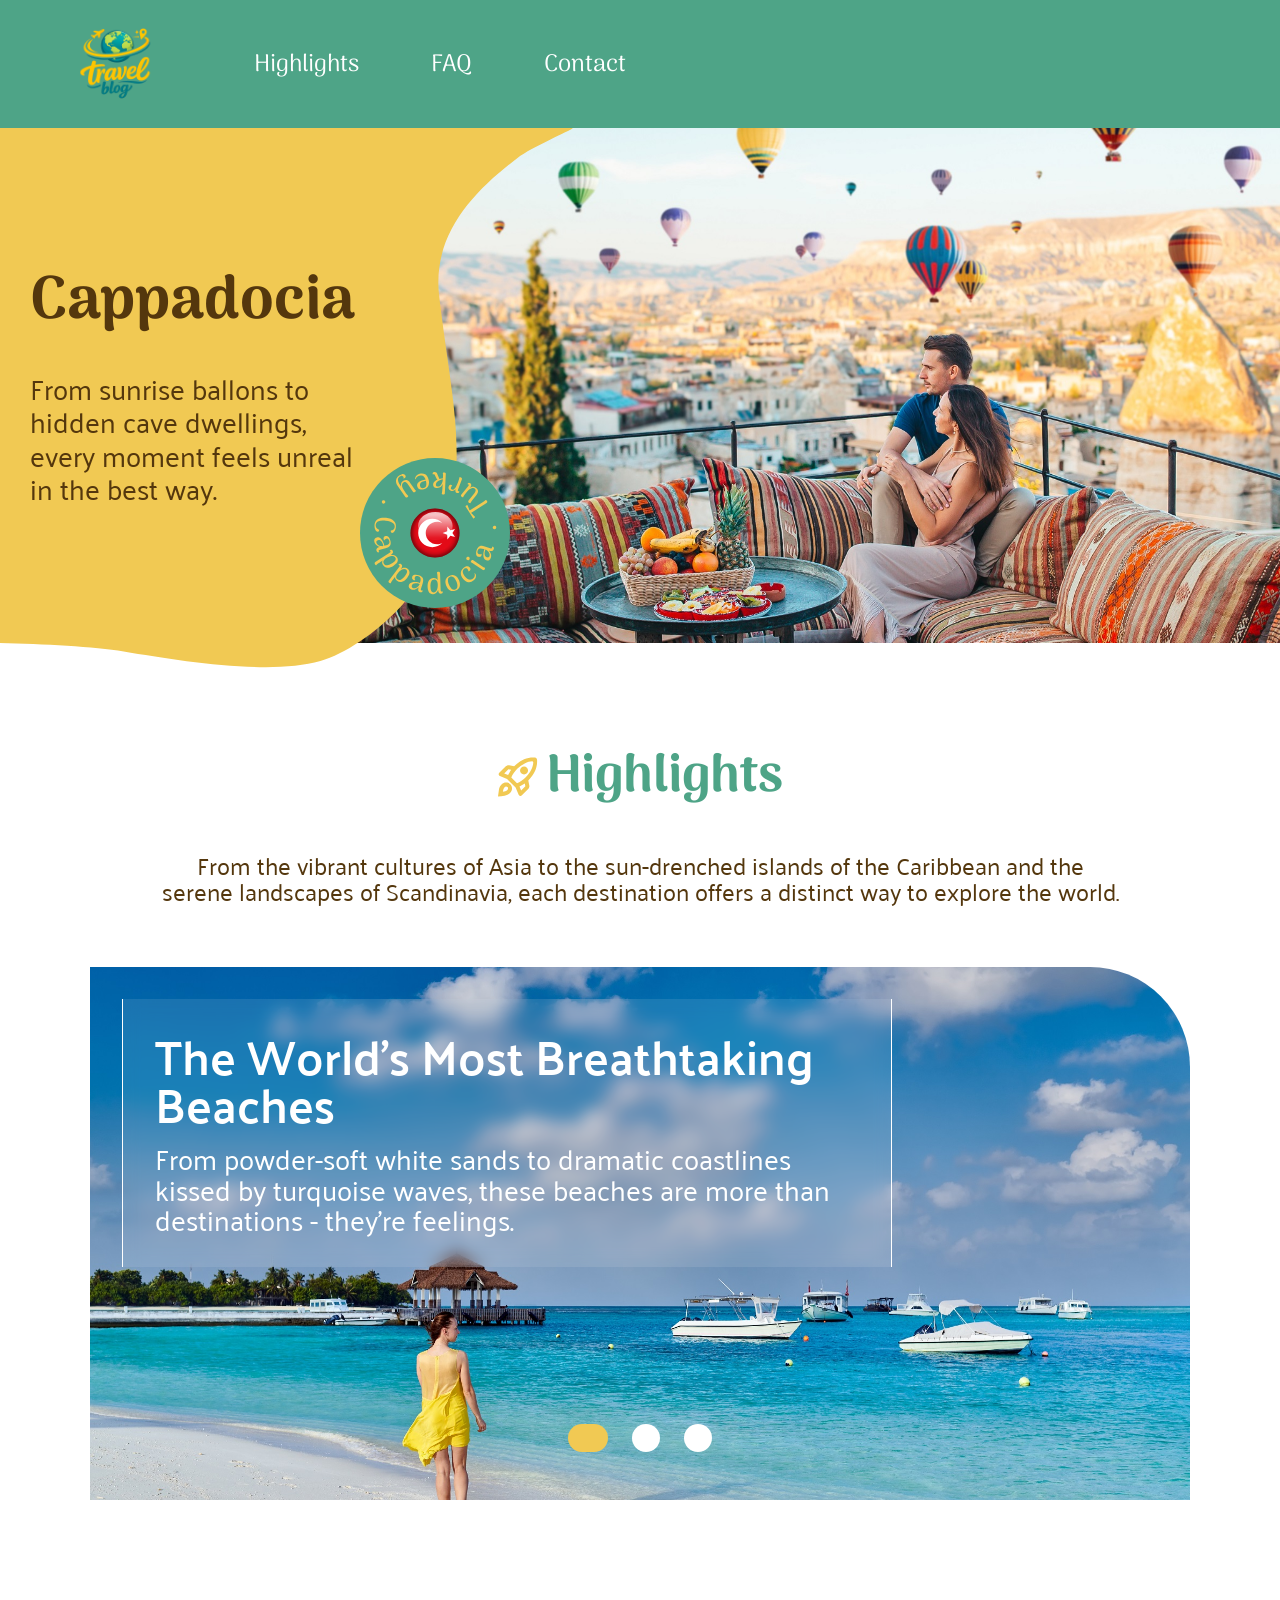
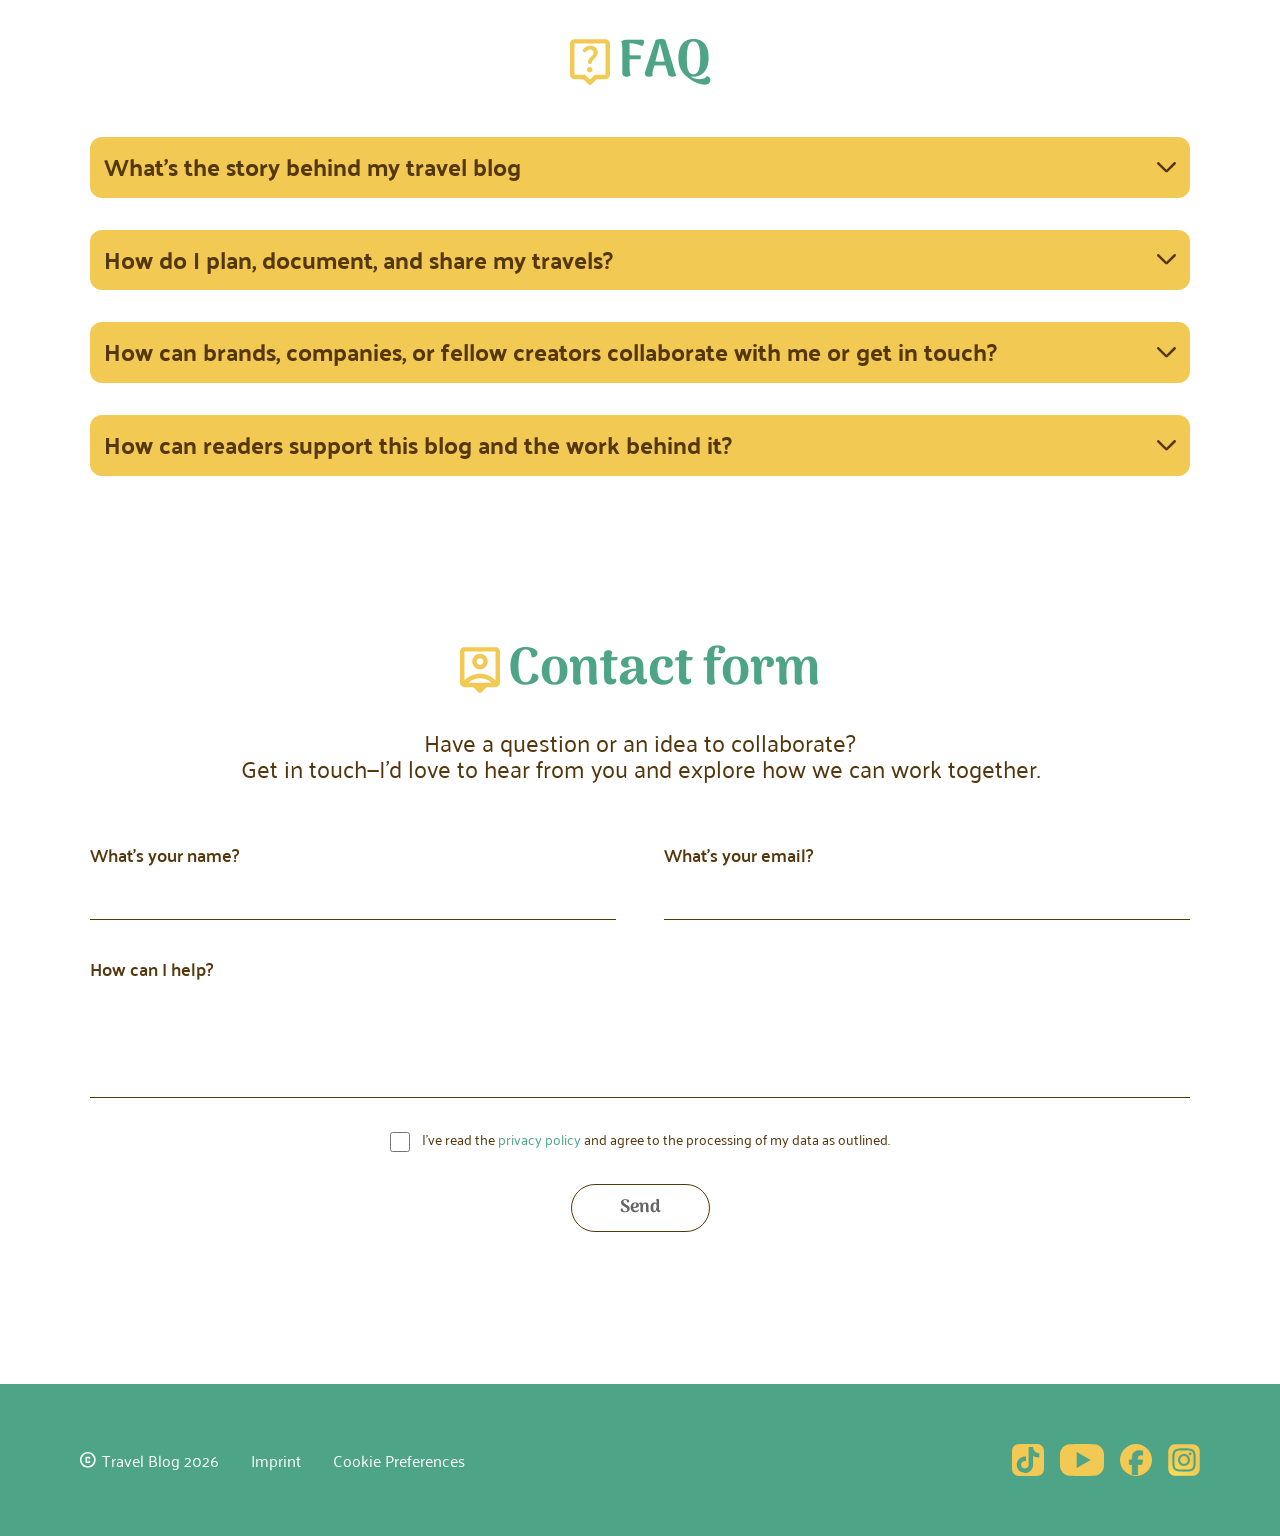
<file: index.html>
<!doctype html>
<html lang="en">

<head>
    <meta charset="UTF-8" />
    <meta name="viewport" content="width=device-width, initial-scale=1.0" />

    <title>Travel Blog</title>
    <link rel="shortcut icon" href="./assets/icons/logo.svg" type="image/x-icon" />

    <link rel="stylesheet" href="./css/variables.css" />
    <link rel="stylesheet" href="./css/standard.css" />
    <link rel="stylesheet" href="./css/fonts.css" />
    <link rel="stylesheet" href="./css/index.css" />
</head>

<body>
    <header class="site-header">
        <a class="company-logo" href="index.html"><img src="./assets/icons/logo.svg" alt="Firmenlogo Travelblog" /></a>
        <nav>
            <ul>
                <li>
                    <a href="#highlights">Highlights</a>
                    <div class="hover hover-highlights"></div>
                </li>
                <li>
                    <a href="#faq">FAQ</a>
                    <div class="hover hover-faq"></div>
                </li>
                <li>
                    <a href="#contact">Contact</a>
                    <div class="hover hover-contact"></div>
                </li>
            </ul>
        </nav>
    </header>
    <section class="hero-section">
        <img class="hero-mobile-start-yellow" src="./assets/img/hero_mobile_start.png" alt="gelber Hintergrund" />
        <img class="hero-mobile-end-yellow" src="./assets/img/hero_mobile_end.png" alt="gelber Hintergrund" />
        <div class="hero-middle-yellow-wrapper">
            <img class="hero-desktop-yellow-start" src="./assets/img/hero_background_middle.png"
                alt="gelber Hintergrund" />
        </div>
        <div class="hero-middle-yellow-wrapper-end">
            <img class="hero-desktop-yellow-end" src="./assets/img/hero_background_end.svg" alt="gelber Hintergrund" />
        </div>
        <div class="hero-img-wrapper">
            <img class="hero-img" src="./assets/img/hero.jpg" alt="Zwei Personen sitzen auf einer Terasse im Urlaub" />
        </div>
        <div class="hero-section-circle">
            <img class="hero-section-circle-text" src="./assets/img/Cappadocia . Turkey ..svg" alt="Schriftzug" />
            <img class="hero-section-circle-flag" src="./assets/img/Flag_orb_Turkey 1.svg" alt="Türkeiflagge" />
        </div>
        <div class="hero-section-text">
            <h1>Cappadocia</h1>
            <p>
                From sunrise ballons to hidden cave dwellings, every moment feels
                unreal in the best way.
            </p>
        </div>
    </section>
    <main class="main-landingpage">
      <section id="highlights">
        <header class="landingpage-headline">
          <img
            src="./assets/icons/rocket_launch_yellow.svg"
            alt="Raketenicon"
          />
          <h2>Highlights</h2>
        </header>
        <p class="headline-subtext">
          From the vibrant cultures of Asia to the sun-drenched islands of the
          Caribbean and the serene landscapes of Scandinavia, each destination
          offers a distinct way to explore the world.
        </p>
        <div class="highlights-slider">
          <div class="highlights-slider-input">
            <input
              type="radio"
              name="slider"
              value="one"
              aria-label="Slide 1"
              checked
            />
            <input
              type="radio"
              name="slider"
              value="two"
              aria-label="Slide 2"
            />
            <input
              type="radio"
              name="slider"
              value="three"
              aria-label="Slide 3"
            />
          </div>
          <div class="highlights-slider-content">
            <a
              class="slider-content-element slider-img1"
              href="./article1.html"
            >
              <hgroup>
                <h3>The World's Most Breathtaking Beaches</h3>
                <p>
                  From powder-soft white sands to dramatic coastlines kissed by
                  turquoise waves, these beaches are more than destinations -
                  they're feelings.
                </p>
              </hgroup>
            </a>
            <a
              class="slider-content-element slider-img2"
              href="./article2.html"
            >
              <hgroup>
                <h3>Copenhagen in 3 Days: Big Experiences, Smart Spending</h3>
                <p>
                  Discover Copenhagen, where historic charm meets modern design,
                  vibrant cycling culture and waterfront living.
                </p>
              </hgroup>
            </a>
            <a
              class="slider-content-element slider-img3"
              href="./article3.html"
            >
              <hgroup>
                <h3>Pattaya Pulse:<br />Food, Sun and Neon Nights</h3>
                <p>
                  From bustling promenades to nearby islands, the city offers an
                  energetic and diverse escape. Discover Pattaya City, with
                  vibrant nightlife and rich cultural landmarks.
                </p>
              </hgroup>
            </a>
          </div>
        </div>
      </section>
      <section id="faq">
        <header class="landingpage-headline">
          <img src="./assets/icons/live_help_yellow.svg" alt="Fragenicon" />
          <h2>FAQ</h2>
        </header>
        <div class="faq-details">
          <details>
            <summary>
              What's the story behind my travel blog<img
                src="./assets/icons/arrow_forward.svg"
              />
            </summary>
            <p>
              It all started with a simple desire to step outside my comfort
              zone and see the world through a different lens. What began as a
              personal journal to document hidden gems and local cultures
              quickly turned into a passion for storytelling. This blog is a
              collection of those raw, authentic moments, shared to inspire your
              next great adventure and prove that the world is waiting.
            </p>
          </details>
          <details>
            <summary>
              How do I plan, document, and share my travels?<img
                src="./assets/icons/arrow_forward.svg"
              />
            </summary>
            <p>
              I manage my journeys seamlessly by following three simple steps.
              First, I plan my trips by using apps like Google Maps or TripIt to
              organize all my itineraries, flights, and accommodations in one
              central place. Next, I document my experiences by keeping a
              digital journal, taking photos, and logging my route with
              Polarsteps. Finally, I share my updates on social media or send
              shared photo albums to my friends.
            </p>
          </details>
          <details>
            <summary>
              How can brands, companies, or fellow creators collaborate with me
              or get in touch?<img src="./assets/icons/arrow_forward.svg" />
            </summary>
            <p>
              I am always open to exciting new collaborations and partnerships
              that align with my journey. If you represent a brand or company,
              you can reach out directly via my official email address listed on
              my contact page for professional inquiries and media kit requests.
              Fellow creators can simply drop a direct message on my social
              media channels for casual chats or brainstorming joint projects.
            </p>
          </details>
          <details>
            <summary>
              How can readers support this blog and the work behind it?<img
                src="./assets/icons/arrow_forward.svg"
              />
            </summary>
            <p>
              There are several ways you can support my work and keep this blog
              running smoothly. The simplest way is to engage with my content by
              reading, leaving comments, and sharing your favorite posts with
              your friends or on social media. Alternatively, you can support me
              financially at no extra cost to you by purchasing through my
              affiliate links, or by buying me a coffee via my donation page.
            </p>
          </details>
        </div>
      </section>
      <section id="contact">
        <header class="landingpage-headline">
          <img src="./assets/icons/person_pin_yellow.svg" alt="Contacticon" />
          <h2>Contact form</h2>
        </header>
        <p class="contact-subtext">
           Have a question or an idea to collaborate?<br />
           Get in touch—I’d love to hear from you and explore how we can work together.
         </p>
        <form class="contact-form" action="#" method="POST">
          <div class="input-group">
            <label for="name">What's your name?</label>
            <input type="text" id="name" name="name" required />
          </div>

                <div class="input-group">
                    <label for="email">What's your email?</label>
                    <input type="email" id="email" name="email" required />
                </div>

                <div class="input-group">
                    <label for="message">How can I help?</label>
                    <textarea id="message" name="message" rows="3" required></textarea>
                </div>

                <div class="privacy-group">
                    <input type="checkbox" id="privacy" name="privacy" required />
                    <label for="privacy">
                        I've read the <a href="#">privacy policy</a> and agree to the
                        processing of my data as outlined.
                    </label>
                </div>

                <button type="submit" class="submit-btn">Send</button>
            </form>
        </section>
    </main>
    <footer>
        <div class="information">
            <div class="imprint-cookies">
                <a href="impressum.html">
                    <p>Imprint</p>
                </a>
                <p>Cookie Preferences</p>
            </div>
            <div class="copyright-information">
                <img src="./assets/icons/copyright.svg" alt="" />
                <p>Travel Blog 2026</p>
            </div>
        </div>
        <ul class="social-media-links">
            <li>
                <a href="https://www.tiktok.com/de-DE/" target="_blank"><img src="./assets/icons/tiktok_icon 1.svg"
                        alt="Tiktok Logo" /></a>
            </li>
            <li>
                <a href="https://www.youtube.com/" target="_blank"><img src="./assets/icons/youtube.svg"
                        alt="Youtube Logo" /></a>
            </li>
            <li>
                <a href="https://www.facebook.com/" target="_blank"><img src="./assets/icons/facebook.svg"
                        alt="Facebook Logo" /></a>
            </li>
            <li>
                <a href="https://www.instagram.com/" target="_blank"><img src="./assets/icons/instagram_logo_2016 1.svg"
                        alt="Instagram Logo" /></a>
            </li>
        </ul>
    </footer>
    <nav class="mobile-navbar">
        <ul>
            <li>
                <a href="index.html">
                    <img src="./assets/icons/home.svg" alt="Hausicon" />
                </a>
            </li>
            <li>
                <a href="#highlights">
                    <img src="./assets/icons/rocket_launch.svg" alt="Raketenicon" />
                </a>
            </li>
            <li>
                <a href="#faq">
                    <img src="./assets/icons/live_help.svg" alt="Fragenicon" />
                </a>
            </li>
            <li>
                <a href="#contact">
                    <img src="./assets/icons/person_pin.svg" alt="Contacticon" />
                </a>
            </li>
        </ul>
    </nav>
</body>

</html>
</file>
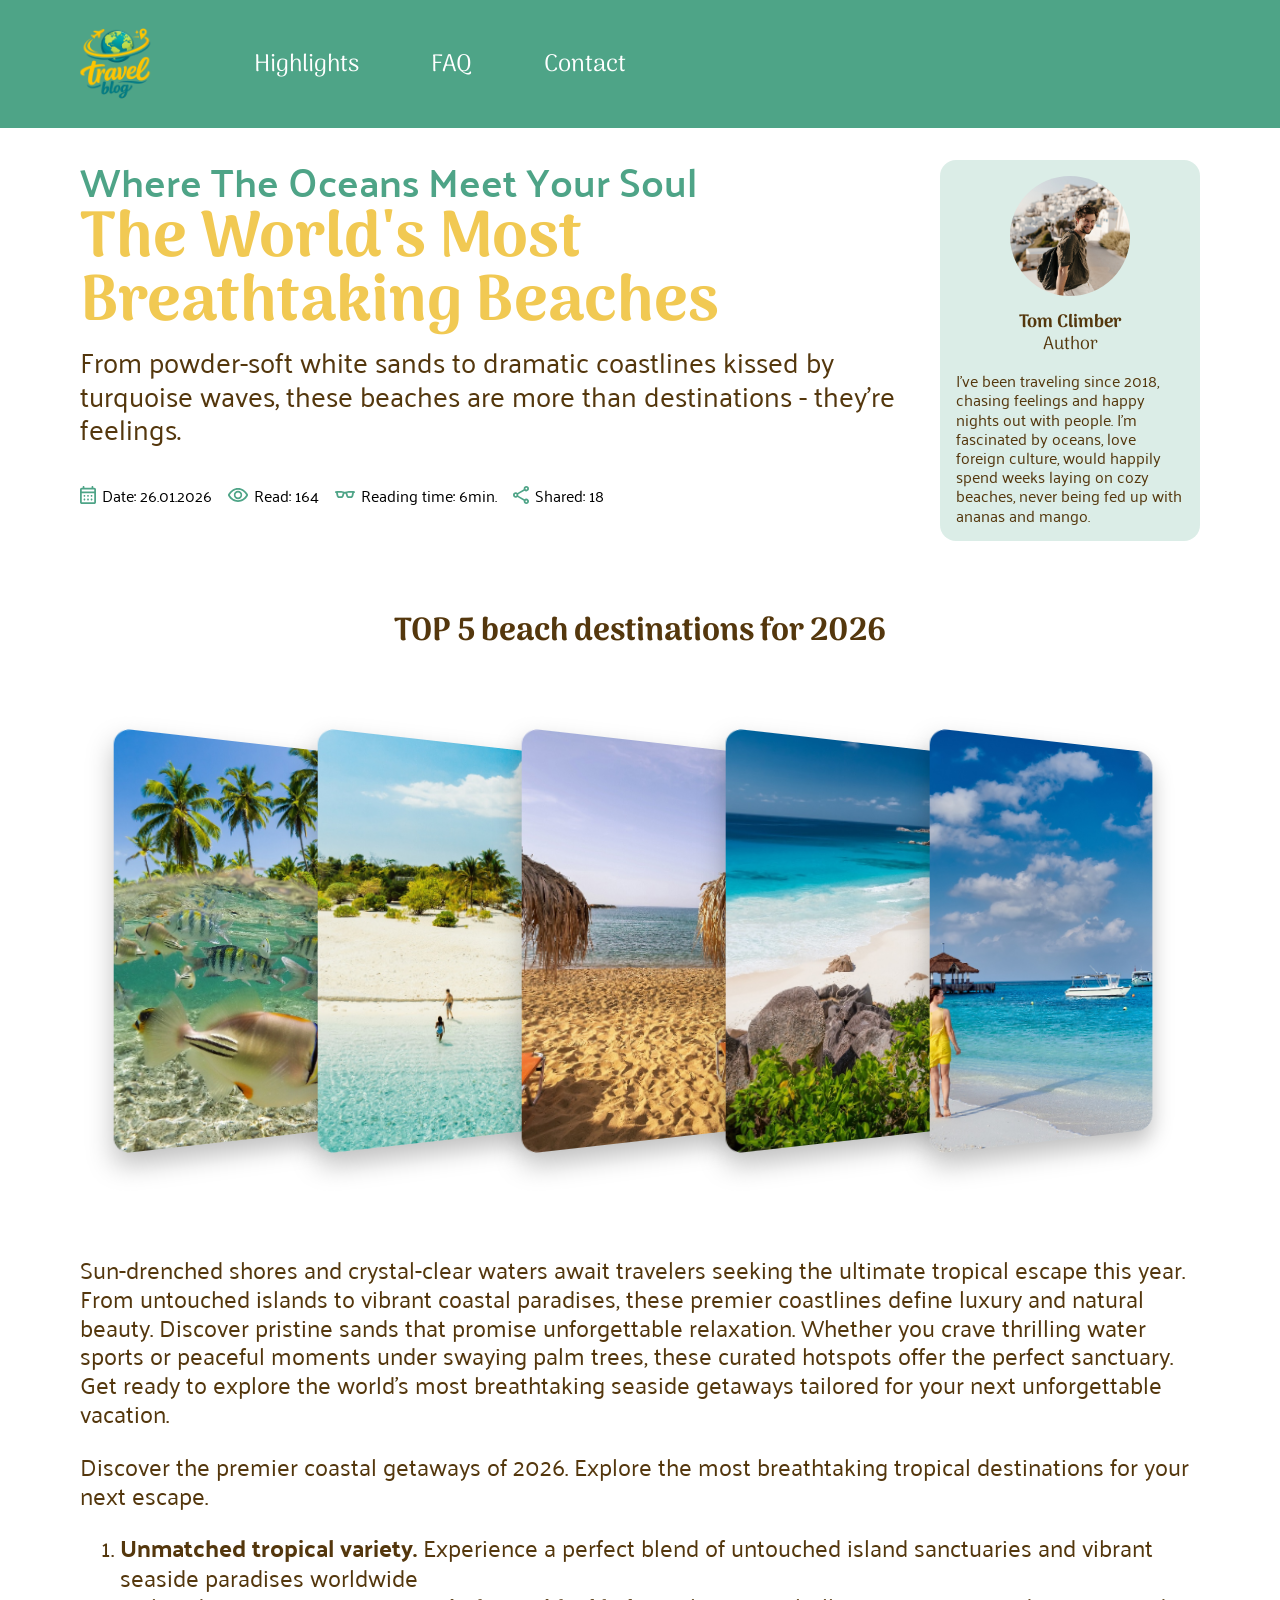
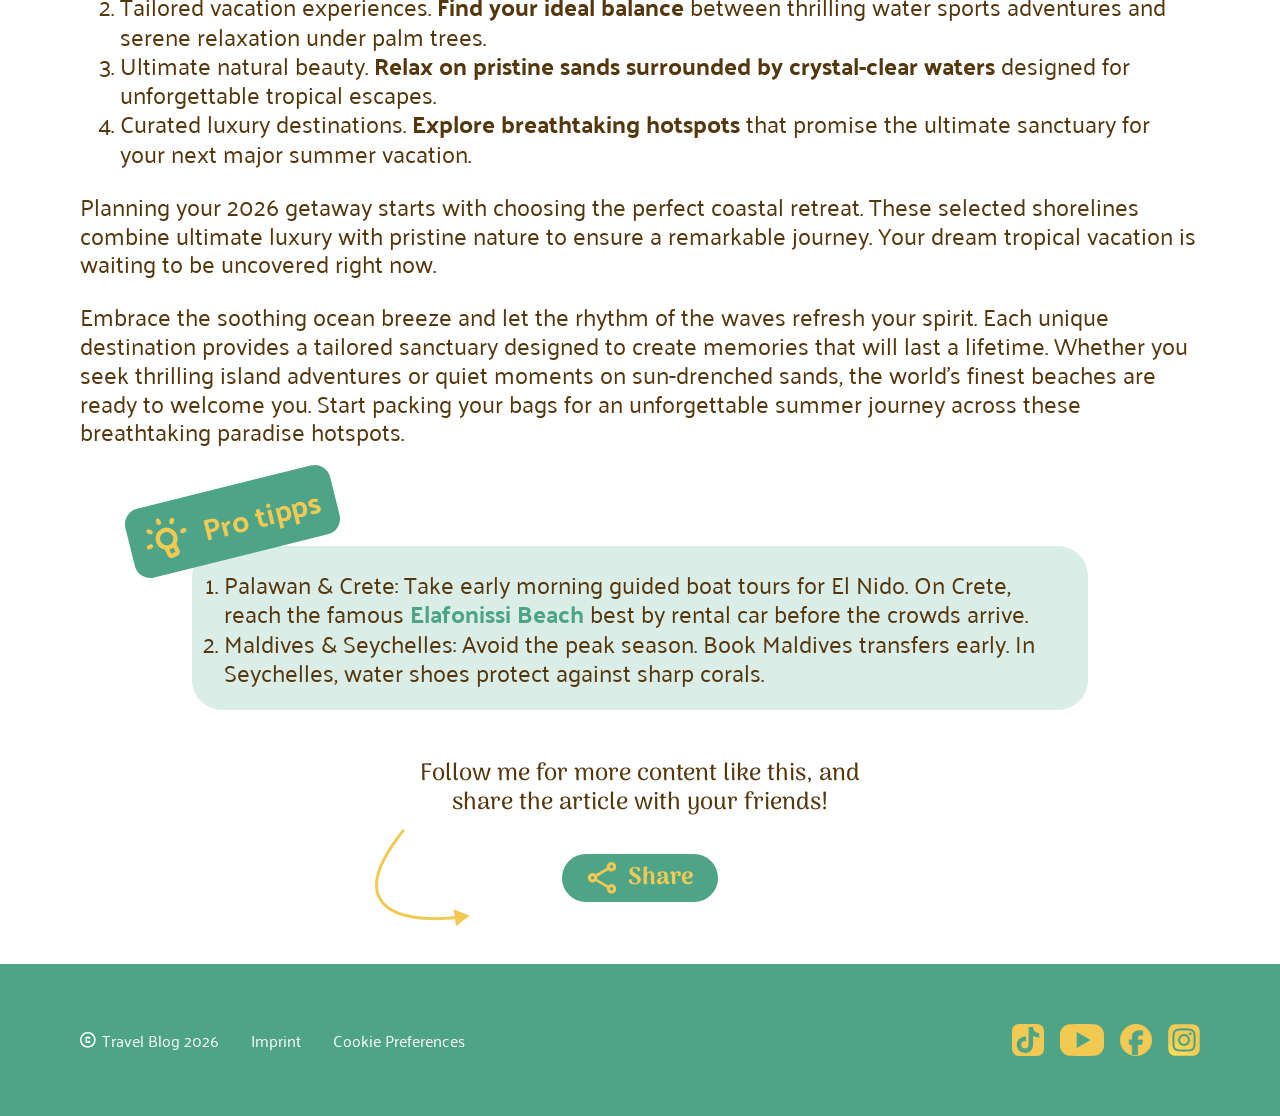
<file: article1.html>
<!doctype html>
<html lang="en">

<head>
  <meta charset="UTF-8" />
  <meta name="viewport" content="width=device-width, initial-scale=1.0" />

  <title>Travel Blog - TOP 5 beach destinations for 2026</title>
  <link rel="shortcut icon" href="./assets/icons/logo.svg" type="image/x-icon" />

  <link rel="stylesheet" href="./css/variables.css" />
  <link rel="stylesheet" href="./css/standard.css" />
  <link rel="stylesheet" href="./css/fonts.css" />
  <link rel="stylesheet" href="./css/article1.css" />
  <link rel="stylesheet" href="./css/article2.css" />
</head>

<body>
  <header class="site-header">
    <a class="company-logo" href="index.html"><img src="./assets/icons/logo.svg" alt="Firmenlogo Travelblog" /></a>
    <nav>
      <ul>
        <li>
          <a href="index.html#highlights">Highlights</a>
          <div class="hover hover-highlights"></div>
        </li>
        <li>
          <a href="index.html#faq">FAQ</a>
          <div class="hover hover-faq"></div>
        </li>
        <li>
          <a href="index.html#contact">Contact</a>
          <div class="hover hover-contact"></div>
        </li>
      </ul>
    </nav>
  </header>
  <main>
    <article>
      <div class="article-introduction">
        <div class="article-information-wrapper">
          <header class="main-headline">
            <h1>The World's Most Breathtaking Beaches</h1>
            <h2>Where The Oceans Meet Your Soul</h2>
          </header>
          <p class="headline-lead">
            From powder-soft white sands to dramatic coastlines kissed by
            turquoise waves, these beaches are more than destinations -
            they're feelings.
          </p>
          <ul class="article-facts">
            <li>
              <img src="./assets/icons/calendar_month.svg" alt="Kalendaricon" />
              <p>Date: 26.01.2026</p>
            </li>
            <li>
              <img src="./assets/icons/visibility.svg" alt="Ansichtenicon" />
              <p>Read: 164</p>
            </li>
            <li>
              <img src="./assets/icons/eyeglasses_2.svg" alt="Brillenicon" />
              <p>Reading time: 6min.</p>
            </li>
            <li>
              <img src="./assets/icons/share_green.svg" alt="Shareicon" />
              <p>Shared: 18</p>
            </li>
          </ul>
        </div>
        <section class="author-introduction">
          <img src="./assets/img/6c5c47b49f1ebc3a228266023fa43f2e8e3447b3 (1).jpg"
            alt="Tom Climber, Travel Blog expert" />
          <div class="author-name">
            <p class="bold-text">Tom Climber</p>
            <p>Author</p>
          </div>
          <p>
            I’ve been traveling since 2018, chasing feelings and happy nights
            out with people. I’m fascinated by oceans, love foreign culture,
            would happily spend weeks laying on cozy beaches, never being fed
            up with ananas and mango.
          </p>
        </section>
      </div>
      <section class="main-article">
        <div class="top-destinations">
          <h3>TOP 5 beach destinations for 2026</h3>
          <div class="destinations-slider">
            <div class="slider-element" style="--i: 1">
              <div class="slider-card slider-img1"></div>
            </div>
            <div class="slider-element" style="--i: 2">
              <div class="slider-card slider-img2"></div>
            </div>
            <div class="slider-element" style="--i: 3">
              <div class="slider-card slider-img3"></div>
            </div>
            <div class="slider-element" style="--i: 4">
              <div class="slider-card slider-img4"></div>
            </div>
            <div class="slider-element" style="--i: 5">
              <div class="slider-card slider-img5"></div>
            </div>
          </div>
          <div class="destination-slider-input">
            <input type="radio" name="slider" value="one" aria-label="Slide 1" checked />
            <input type="radio" name="slider" value="two" aria-label="Slide 2" />
            <input type="radio" name="slider" value="three" aria-label="Slide 3" />
            <input type="radio" name="slider" value="four" aria-label="Slide 4" />
            <input type="radio" name="slider" value="five" aria-label="Slide 5" />
          </div>
        </div>
        <p>
          Sun-drenched shores and crystal-clear waters await travelers seeking
          the ultimate tropical escape this year. From untouched islands to
          vibrant coastal paradises, these premier coastlines define luxury
          and natural beauty. Discover pristine sands that promise
          unforgettable relaxation. Whether you crave thrilling water sports
          or peaceful moments under swaying palm trees, these curated hotspots
          offer the perfect sanctuary. Get ready to explore the world's most
          breathtaking seaside getaways tailored for your next unforgettable
          vacation.
        </p>
        <p>
          Discover the premier coastal getaways of 2026. Explore the most
          breathtaking tropical destinations for your next escape.
        </p>
        <ol>
          <li>
            <span class="bold-text">Unmatched tropical variety.</span>
            Experience a perfect blend of untouched island sanctuaries and
            vibrant seaside paradises worldwide
          </li>
          <li>
            Tailored vacation experiences.
            <span class="bold-text">Find your ideal balance</span> between
            thrilling water sports adventures and serene relaxation under palm
            trees.
          </li>
          <li>
            Ultimate natural beauty.
            <span class="bold-text">Relax on pristine sands surrounded by crystal-clear
              waters</span>
            designed for unforgettable tropical escapes.
          </li>
          <li>
            Curated luxury destinations.
            <span class="bold-text">Explore breathtaking hotspots</span> that
            promise the ultimate sanctuary for your next major summer
            vacation.
          </li>
        </ol>
        <p>
          Planning your 2026 getaway starts with choosing the perfect coastal
          retreat. These selected shorelines combine ultimate luxury with
          pristine nature to ensure a remarkable journey. Your dream tropical
          vacation is waiting to be uncovered right now.
        </p>
        <p>
          Embrace the soothing ocean breeze and let the rhythm of the waves
          refresh your spirit. Each unique destination provides a tailored
          sanctuary designed to create memories that will last a lifetime.
          Whether you seek thrilling island adventures or quiet moments on
          sun-drenched sands, the world's finest beaches are ready to welcome
          you. Start packing your bags for an unforgettable summer journey
          across these breathtaking paradise hotspots.
        </p>
      </section>
    </article>
    <div class="pro-tipp-wrapper">
      <aside class="pro-tipp">
        <div class="pro-tipp-style-element">
          <img src="./assets/icons/wb_incandescent.svg" alt="Glühbirnenicon" />
          <p>Pro tipps</p>
        </div>
        <ol>
          <li>
            Palawan & Crete: Take early morning guided boat tours for El Nido.
            On Crete, reach the famous
            <a href="https://www.tripadvisor.com/TravelersChoice-Beaches" class="bold-text">Elafonissi Beach</a>
            best by rental car before the crowds arrive.
          </li>
          <li>
            Maldives & Seychelles: Avoid the peak season. Book Maldives
            transfers early. In Seychelles, water shoes protect against sharp
            corals.
          </li>
        </ol>
      </aside>
    </div>
    <div class="share-section">
      <p>
        Follow me for more content like this, and share the article with your
        friends!
      </p>
      <div class="share-btn-wrapper">
        <img src="./assets/icons/pfeil mobile.svg" alt="" class="share-arrow" />
        <input type="checkbox" id="share-toggle" class="share-checkbox" />
        <label for="share-toggle" class="share-btn">
          <img src="./assets/icons/share.svg" alt="Share Icon" class="share-icon-inside" />
          <span class="share-btn-text"> Share </span>
        </label>
        <div class="share-menu">
          <img src="./assets/icons/share_green.svg" alt="Share Green Icon" class="share-icon-green" />
          <div class="share-links">
            <a href="https://www.linkedin.com" target="_blank" rel="noopener noreferrer">
              LinkedIn
            </a>
            <a href="https://api.whatsapp.com" target="_blank" rel="noopener noreferrer">
              WhatsApp
            </a>
          </div>
        </div>
      </div>
    </div>
  </main>
  <footer>
    <div class="information">
      <div class="imprint-cookies">
        <a href="impressum.html">
          <p>Imprint</p>
        </a>
        <p>Cookie Preferences</p>
      </div>
      <div class="copyright-information">
        <img src="./assets/icons/copyright.svg" alt="" />
        <p>Travel Blog 2026</p>
      </div>
    </div>
    <ul class="social-media-links">
      <li>
        <a href="https://www.tiktok.com/de-DE/" target="_blank"><img src="./assets/icons/tiktok_icon 1.svg"
            alt="Tiktok Logo" /></a>
      </li>
      <li>
        <a href="https://www.youtube.com/" target="_blank"><img src="./assets/icons/youtube.svg"
            alt="Youtube Logo" /></a>
      </li>
      <li>
        <a href="https://www.facebook.com/" target="_blank"><img src="./assets/icons/facebook.svg"
            alt="Facebook Logo" /></a>
      </li>
      <li>
        <a href="https://www.instagram.com/" target="_blank"><img src="./assets/icons/instagram_logo_2016 1.svg"
            alt="Instagram Logo" /></a>
      </li>
    </ul>
  </footer>
  <nav class="mobile-navbar">
    <ul>
      <li>
        <a href="index.html">
          <img src="./assets/icons/home.svg" alt="Hausicon" />
        </a>
      </li>
      <li>
        <a href="index.html#highlights">
          <img src="./assets/icons/rocket_launch.svg" alt="Raktenicon" />
        </a>
      </li>
      <li>
        <a href="index.html#faq">
          <img src="./assets/icons/live_help.svg" alt="Fragenicon" />
        </a>
      </li>
      <li>
        <a href="index.html#contact">
          <img src="./assets/icons/person_pin.svg" alt="Contacticon" />
        </a>
      </li>
    </ul>
  </nav>
</body>

</html>
</file>
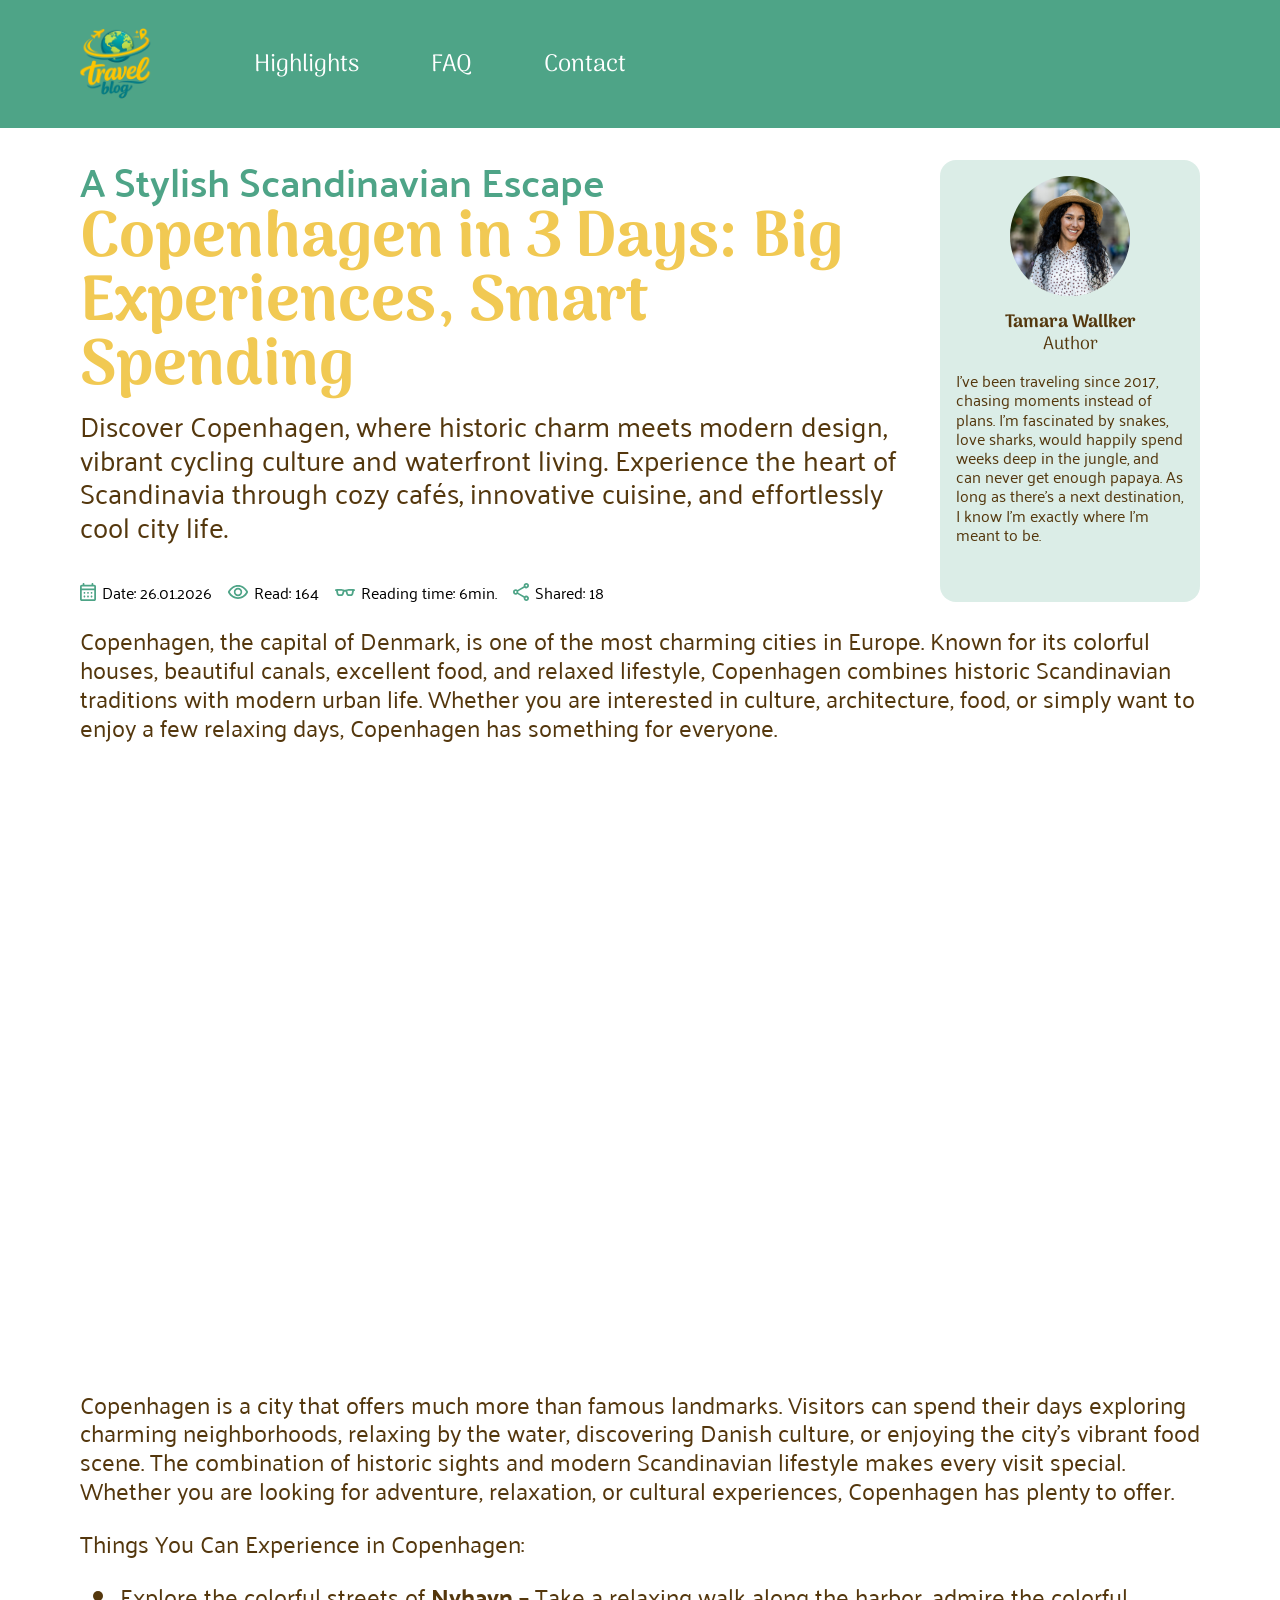
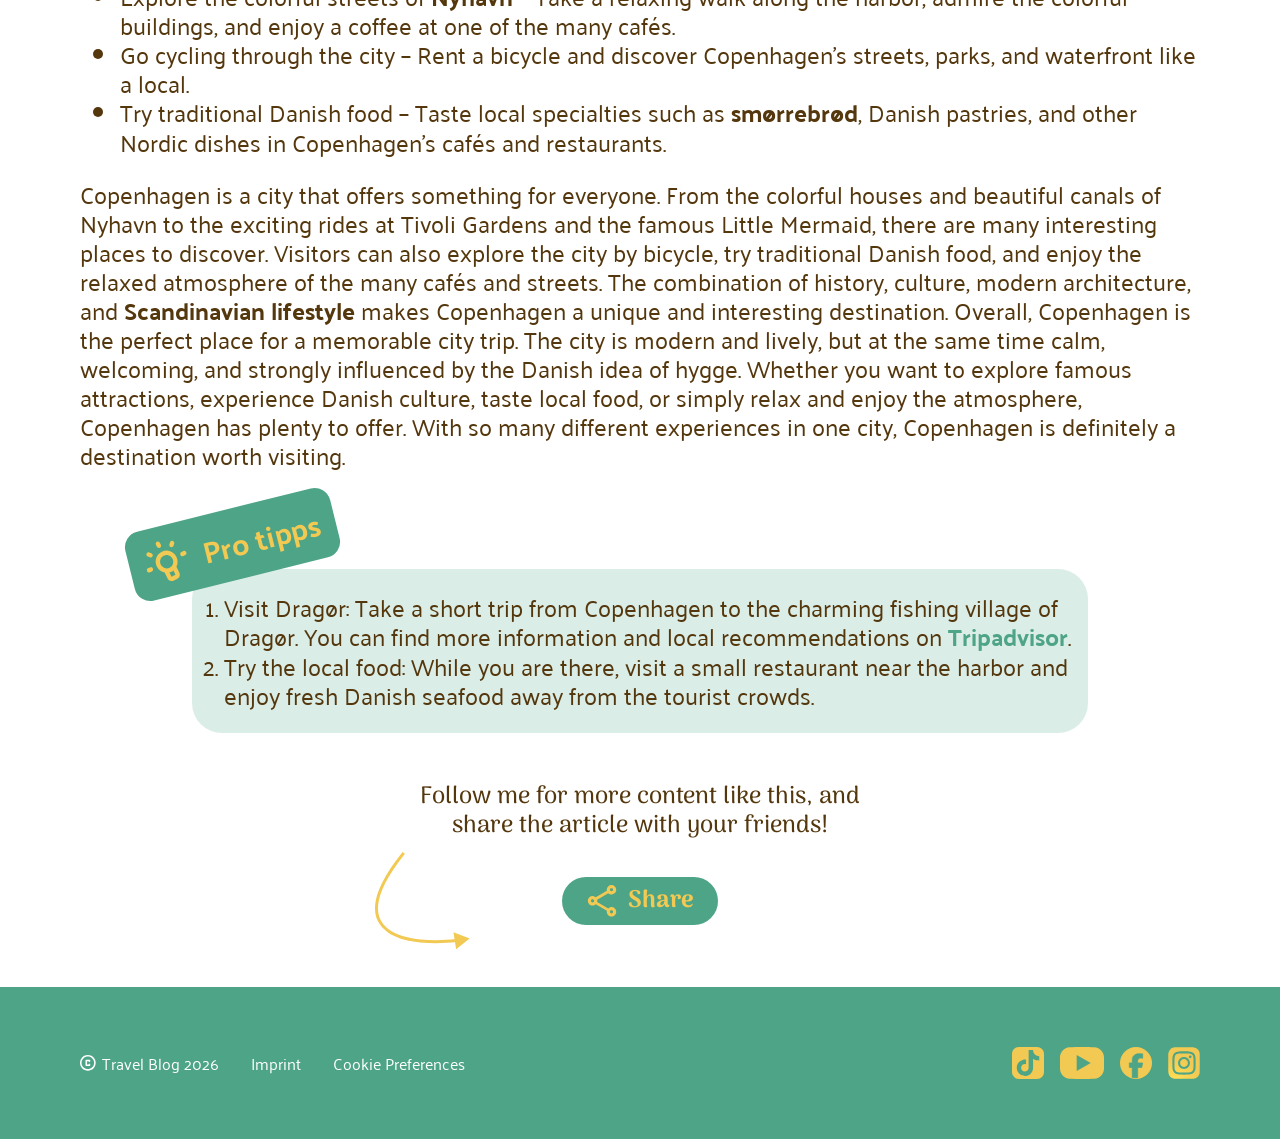
<file: article2.html>
<!DOCTYPE html>
<html lang="en">

<head>
    <meta charset="UTF-8">
    <meta name="viewport" content="width=device-width, initial-scale=1.0">

    <title>Travel Blog - Copenhagen in 3 Days</title>
    <link rel="shortcut icon" href="./assets/icons/logo.svg" type="image/x-icon">

    <link rel="stylesheet" href="./css/variables.css">
    <link rel="stylesheet" href="./css/standard.css">
    <link rel="stylesheet" href="./css/fonts.css">
    <link rel="stylesheet" href="./css/article2.css">
</head>

<body>
    <header class="site-header">
        <a class="company-logo" href="index.html"><img src="./assets/icons/logo.svg" alt="Firmenlogo Travelblog"></a>
        <nav>
            <ul>
                <li><a href="index.html#highlights">Highlights</a>
                    <div class="hover hover-highlights"></div>
                </li>
                <li><a href="index.html#faq">FAQ</a>
                    <div class="hover hover-faq"></div>
                </li>
                <li><a href="index.html#contact">Contact</a>
                    <div class="hover hover-contact"></div>
                </li>
            </ul>
        </nav>
    </header>
    <main>
        <article>
            <div class="article-introduction">
                <div class="article-information-wrapper">
                    <header class="main-headline">
                        <h1>Copenhagen in 3 Days: Big Experiences, Smart Spending</h1>
                        <h2>A Stylish Scandinavian Escape</h2>
                    </header>
                    <p class="headline-lead">Discover Copenhagen, where historic charm meets modern design, vibrant
                        cycling
                        culture
                        and waterfront living.
                        Experience the heart of Scandinavia through cozy cafés, innovative cuisine, and effortlessly
                        cool city
                        life.
                    </p>
                    <ul class="article-facts">
                        <li>
                            <img src="./assets/icons/calendar_month.svg" alt="Kalendaricon">
                            <p>Date: 26.01.2026</p>
                        </li>
                        <li>
                            <img src="./assets/icons/visibility.svg" alt="Ansichtenicon">
                            <p>Read: 164</p>
                        </li>
                        <li>
                            <img src="./assets/icons/eyeglasses_2.svg" alt="Brillenicon">
                            <p>Reading time: 6min.</p>
                        </li>
                        <li>
                            <img src="./assets/icons/share_green.svg" alt="Shareicon">
                            <p>Shared: 18</p>
                        </li>
                    </ul>
                </div>
                <section class="author-introduction">
                    <img src="./assets/img/690fbef0c17eec1970205dee7813ecf3e1ca60ca.jpg" alt="">
                    <div class="author-name">
                        <p class="bold-text ">Tamara Wallker</p>
                        <p>Author</p>
                    </div>
                    <p>I’ve been traveling since 2017, chasing moments instead of plans. I’m fascinated by snakes, love
                        sharks,
                        would happily spend weeks deep in the jungle, and can never get enough papaya. As long as
                        there’s a
                        next
                        destination, I know I’m exactly where I’m meant to be.</p>
                </section>
            </div>
            <section class="main-article">
                <p>Copenhagen, the capital of Denmark, is one of the most charming cities in Europe. Known for its
                    colorful houses, beautiful canals, excellent food, and relaxed lifestyle, Copenhagen combines
                    historic Scandinavian traditions with modern urban life. Whether you are interested in culture,
                    architecture, food, or simply want to enjoy a few relaxing days, Copenhagen has something for
                    everyone.</p>
                <div class="video-wrapper">
                    <iframe src="https://www.youtube.com/embed/JEoEsT1ViHc" frameborder="0"></iframe>
                </div>
                <p>Copenhagen is a city that offers much more than famous landmarks. Visitors can spend their days
                    exploring charming neighborhoods, relaxing by the water, discovering Danish culture, or enjoying the
                    city's vibrant food scene. The combination of historic sights and modern Scandinavian lifestyle
                    makes every visit special. Whether you are looking for adventure, relaxation, or cultural
                    experiences, Copenhagen has plenty to offer.</p>
                <p>Things You Can Experience in Copenhagen:
                </p>
                <ul>
                    <li>Explore the colorful streets of <span class="bold-text">Nyhavn</span> – Take a relaxing walk
                        along the harbor, admire the
                        colorful buildings, and enjoy a coffee at one of the many cafés.</li>
                    <li>Go cycling through the city – Rent a bicycle and discover Copenhagen's streets, parks, and
                        waterfront like a local.
                    </li>
                    <li>Try traditional Danish food – Taste local specialties such as <span
                            class="bold-text">smørrebrød</span>, Danish pastries, and
                        other Nordic dishes in Copenhagen's cafés and restaurants. </li>
                </ul>
                <p>Copenhagen is a city that offers something for everyone. From the colorful houses and beautiful
                    canals of Nyhavn to the exciting rides at Tivoli Gardens and the famous Little Mermaid, there are
                    many interesting places to discover. Visitors can also explore the city by bicycle, try traditional
                    Danish food, and enjoy the relaxed atmosphere of the many cafés and streets. The combination of
                    history, culture, modern architecture, and <span class="bold-text">Scandinavian lifestyle</span>
                    makes Copenhagen a unique and
                    interesting destination.

                    Overall, Copenhagen is the perfect place for a memorable city trip. The city is modern and lively,
                    but at the same time calm, welcoming, and strongly influenced by the Danish idea of hygge. Whether
                    you want to explore famous attractions, experience Danish culture, taste local food, or simply relax
                    and enjoy the atmosphere, Copenhagen has plenty to offer. With so many different experiences in one
                    city, Copenhagen is definitely a destination worth visiting.</p>
            </section>
        </article>
        <div class="pro-tipp-wrapper">
            <aside class="pro-tipp">
                <div class="pro-tipp-style-element">
                    <img src="./assets/icons/wb_incandescent.svg" alt="Glühbirnenicon">
                    <p>Pro tipps</p>
                </div>
                <ol>
                    <li>Visit Dragør: Take a short trip from Copenhagen to the charming fishing village of Dragør. You
                        can find more information and local recommendations on <a href="https://www.tripadvisor.com/"
                            class="bold-text">Tripadvisor</a>.</li>
                    <li>
                        Try the local food: While you are there, visit a small restaurant near the harbor and enjoy
                        fresh Danish seafood away from the tourist crowds.</li>
                </ol>
            </aside>
        </div>
        <div class="share-section">
            <p>
                Follow me for more content like this, and share the article
                with your friends!
            </p>
            <div class="share-btn-wrapper">
                <img src="./assets/icons/pfeil mobile.svg" alt="" class="share-arrow">
                <input type="checkbox" id="share-toggle" class="share-checkbox">
                <label for="share-toggle" class="share-btn">
                    <img src="./assets/icons/share.svg" alt="Share Icon" class="share-icon-inside">
                    <span class="share-btn-text">
                        Share
                    </span>
                </label>
                <div class="share-menu">
                    <img src="./assets/icons/share_green.svg" alt="Share Green Icon" class="share-icon-green">
                    <div class="share-links">
                        <a href="https://www.linkedin.com" target="_blank" rel="noopener noreferrer">
                            LinkedIn
                        </a>
                        <a href="https://api.whatsapp.com" target="_blank" rel="noopener noreferrer">
                            WhatsApp
                        </a>
                    </div>
                </div>
            </div>
        </div>
    </main>
    <footer>
        <div class="information">
            <div class="imprint-cookies">
                <a href="impressum.html">
                    <p>Imprint</p>
                </a>
                <p>Cookie Preferences</p>
            </div>
            <div class="copyright-information">
                <img src="./assets/icons/copyright.svg" alt="">
                <p>Travel Blog 2026</p>
            </div>

        </div>
        <ul class="social-media-links">
            <li><a href="https://www.tiktok.com/de-DE/" target="_blank"><img src="./assets/icons/tiktok_icon 1.svg"
                        alt="Tiktok Logo"></a></li>
            <li><a href="https://www.youtube.com/" target="_blank"><img src="./assets/icons/youtube.svg"
                        alt="Youtube Logo"></a></li>
            <li><a href="https://www.facebook.com/" target="_blank"><img src="./assets/icons/facebook.svg"
                        alt="Facebook Logo"></a></li>
            <li><a href="https://www.instagram.com/" target="_blank"><img src="./assets/icons/instagram_logo_2016 1.svg"
                        alt="Instagram Logo"></a></li>
        </ul>
    </footer>
    <nav class="mobile-navbar">
        <ul>
            <li>
                <a href="index.html">
                    <img src="./assets/icons/home.svg" alt="Hausicon">
                </a>
            </li>
            <li>
                <a href="index.html#highlights">
                    <img src="./assets/icons/rocket_launch.svg" alt="Raktenicon">
                </a>
            </li>
            <li>
                <a href="index.html#faq">
                    <img src="./assets/icons/live_help.svg" alt="Fragenicon">
                </a>
            </li>
            <li>
                <a href="index.html#contact">
                    <img src="./assets/icons/person_pin.svg" alt="Contacticon">
                </a>
            </li>
        </ul>
    </nav>
</body>

</html>
</file>
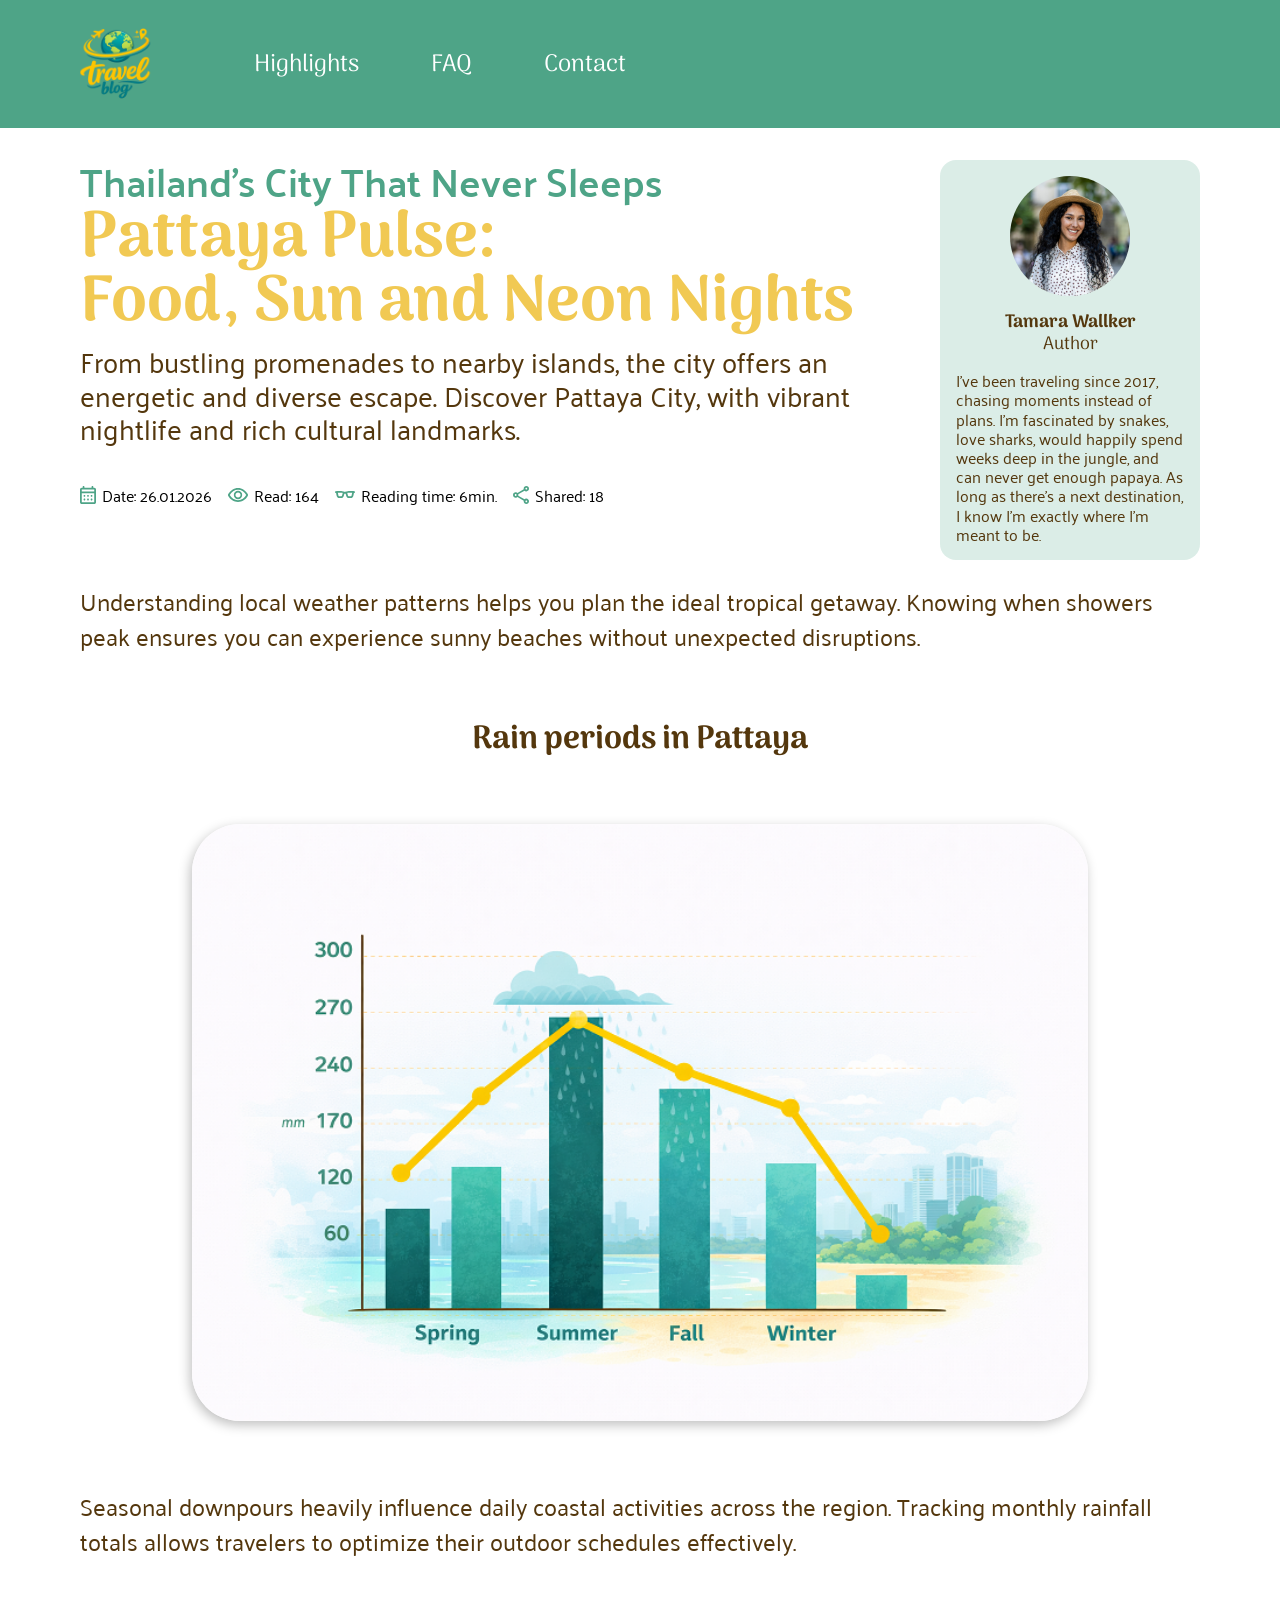
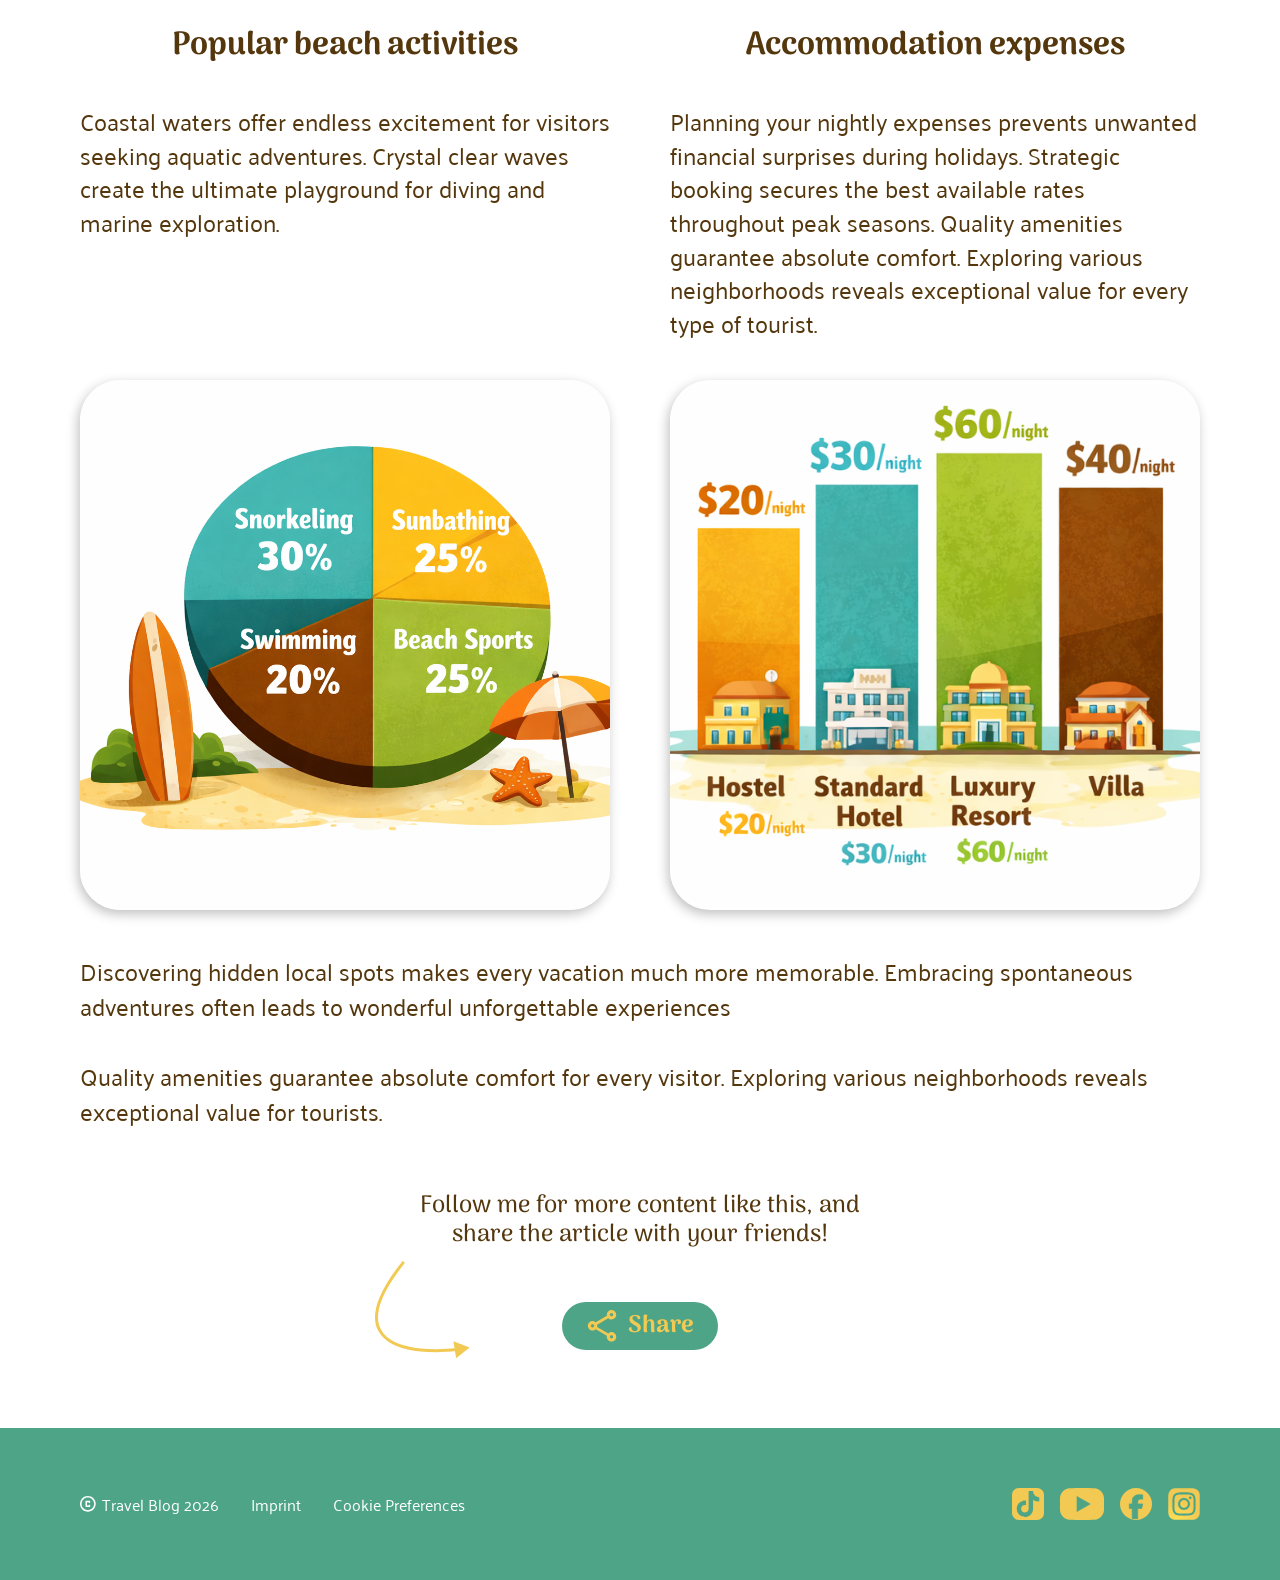
<file: article3.html>
<!doctype html>
<html lang="en">
  <head>
    <meta charset="UTF-8" />
    <meta name="viewport" content="width=device-width, initial-scale=1.0" />
    <title>Travel Blog - Pattaya Pulse</title>
    <link rel="shortcut icon" href="./assets/icons/logo.svg" type="image/x-icon" />
    <link rel="stylesheet" href="./css/variables.css" />
    <link rel="stylesheet" href="./css/fonts.css" />
    <link rel="stylesheet" href="./css/standard.css" />
    <link rel="stylesheet" href="./css/article3.css" />
  </head>
  <body>
    <header class="site-header">
      <a class="company-logo" href="index.html">
        <img src="./assets/icons/logo.svg" alt="Firmenlogo Travelblog" />
      </a>
      <nav>
        <ul>
          <li>
            <a href="index.html#highlights">Highlights</a>
            <div class="hover hover-highlights"></div>
          </li>
          <li>
            <a href="index.html#faq">FAQ</a>
            <div class="hover hover-faq"></div>
          </li>
          <li>
            <a href="index.html#contact">Contact</a>
            <div class="hover hover-contact"></div>
          </li>
        </ul>
      </nav>
    </header>
    <main>
      <div class="article-introduction">
                <div class="article-information-wrapper">
                    <header class="main-headline">
                        <h1>Pattaya Pulse: <br /> Food, Sun and Neon Nights</h1>
                        <h2>Thailand's City That Never Sleeps</h2>
                    </header>
                    <p class="headline-lead">From bustling promenades to nearby islands, the city offers an
                energetic and diverse escape. Discover Pattaya City, with
                vibrant nightlife and rich cultural landmarks.
                    </p>
                    <ul class="article-facts">
                        <li>
                            <img src="./assets/icons/calendar_month.svg" alt="Kalendaricon">
                            <p>Date: 26.01.2026</p>
                        </li>
                        <li>
                            <img src="./assets/icons/visibility.svg" alt="Ansichtenicon">
                            <p>Read: 164</p>
                        </li>
                        <li>
                            <img src="./assets/icons/eyeglasses_2.svg" alt="Brillenicon">
                            <p>Reading time: 6min.</p>
                        </li>
                        <li>
                            <img src="./assets/icons/share_green.svg" alt="Shareicon">
                            <p>Shared: 18</p>
                        </li>
                    </ul>
                </div>
                <section class="author-introduction">
                    <img src="./assets/img/690fbef0c17eec1970205dee7813ecf3e1ca60ca.jpg" alt="">
                    <div class="author-name">
                        <p class="bold-text ">Tamara Wallker</p>
                        <p>Author</p>
                    </div>
                    <p>I've been traveling since 2017, chasing moments instead of
                plans. I'm fascinated by snakes, love sharks, would happily
                spend weeks deep in the jungle, and can never get enough papaya.
                As long as there's a next destination, I know I'm exactly where
                I'm meant to be.</p>
                </section>
            </div>
      <article class="article-container">
        <div class="main-article">
          <p>
            Understanding local weather patterns helps you plan the ideal tropical getaway. 
            Knowing when showers peak ensures you can experience sunny beaches without unexpected disruptions.
          </p>
          <section class="graph-section graph-section-large">
            <h2>Rain periods in Pattaya</h2>
            <div class="graph-card">
              <img
                src="./assets/img/graph1.png"
                alt="Rain periods in Pattaya graph"
              />
            </div>
          </section>
          <p>
            Seasonal downpours heavily influence daily coastal activities across the region. 
            Tracking monthly rainfall totals allows travelers to optimize their outdoor schedules effectively.
          </p>
          <div class="desktop-graph-row">
            <section class="graph-section graph-section-half">
              <h2>Popular beach activities</h2>
              <p>
                Coastal waters offer endless excitement for visitors seeking aquatic adventures. 
                Crystal clear waves create the ultimate playground for diving and marine exploration.
              </p>
              <div class="graph-card">
                <img
                  src="./assets/img/graph3.png"
                  alt="Popular beach activities chart"
                />
              </div>
            </section>
            <section class="graph-section graph-section-half">
              <h2>Accommodation expenses</h2>
              <p>
                Planning your nightly expenses prevents unwanted financial surprises during holidays. 
                Strategic booking secures the best available rates throughout peak seasons. 
                Quality amenities guarantee absolute comfort. Exploring various neighborhoods 
                reveals exceptional value for every type of tourist.
              </p>
              <div class="graph-card">
                <img
                  src="./assets/img/graph2.png"
                  alt="Accommodation expenses chart"
                />
              </div>
            </section>
          </div>
          <p>
            Discovering hidden local spots makes every vacation much more memorable. 
            Embracing spontaneous adventures often leads to wonderful unforgettable experiences
            <br /><br />
            Quality amenities guarantee absolute comfort for every visitor. 
            Exploring various neighborhoods reveals exceptional value for tourists.
          </p>
          <div class="share-section">
            <p>
              Follow me for more content like this, and share the article with
              your friends!
            </p>
            <div class="share-btn-wrapper">
              <img
                src="./assets/icons/pfeil mobile.svg"
                alt=""
                class="share-arrow"
              />
              <input type="checkbox" id="share-toggle" class="share-checkbox" />
              <label for="share-toggle" class="share-btn">
                <img
                  src="./assets/icons/share.svg"
                  alt="Share Icon"
                  class="share-icon-inside"
                />
                <span class="share-btn-text"> Share </span>
              </label>
              <div class="share-menu">
                <img
                  src="./assets/icons/share_green.svg"
                  alt="Share Green Icon"
                  class="share-icon-green"
                />
                <div class="share-links">
                  <a
                    href="https://www.linkedin.com"
                    target="_blank"
                    rel="noopener noreferrer"
                  >
                    LinkedIn
                  </a>
                  <a
                    href="https://api.whatsapp.com"
                    target="_blank"
                    rel="noopener noreferrer"
                  >
                    WhatsApp
                  </a>
                </div>
              </div>
            </div>
          </div>
        </div>
      </article>
    </main>
    <footer>
      <div class="information">
        <div class="imprint-cookies">
          <a href="impressum.html"> Imprint </a>
          <a href="#"> Cookie Preferences </a>
        </div>
        <div class="copyright-information">
          <img src="./assets/icons/copyright.svg" alt="Copyright Icon" />
          <p>Travel Blog 2026</p>
        </div>
      </div>
      <ul class="social-media-links">
        <li>
          <a
            href="https://www.tiktok.com/de-DE/"
            target="_blank"
            rel="noopener noreferrer"
          >
            <img src="./assets/icons/tiktok_icon 1.svg" alt="Tiktok Logo" />
          </a>
        </li>
        <li>
          <a
            href="https://www.youtube.com/"
            target="_blank"
            rel="noopener noreferrer"
          >
            <img src="./assets/icons/youtube.svg" alt="Youtube Logo" />
          </a>
        </li>
        <li>
          <a
            href="https://www.facebook.com/"
            target="_blank"
            rel="noopener noreferrer"
          >
            <img src="./assets/icons/facebook.svg" alt="Facebook Logo" />
          </a>
        </li>
        <li>
          <a
            href="https://www.instagram.com/"
            target="_blank"
            rel="noopener noreferrer"
          >
            <img
              src="./assets/icons/instagram_logo_2016 1.svg"
              alt="Instagram Logo"
            />
          </a>
        </li>
      </ul>
    </footer>
    <nav class="mobile-navbar">
      <ul>
        <li>
          <a href="index.html">
            <img src="./assets/icons/home.svg" alt="Hausicon" />
          </a>
        </li>
        <li>
          <a href="index.html#highlights">
            <img src="./assets/icons/rocket_launch.svg" alt="Raketenicon" />
          </a>
        </li>
        <li>
          <a href="index.html#faq">
            <img src="./assets/icons/live_help.svg" alt="Fragenicon" />
          </a>
        </li>
        <li>
          <a href="index.html#contact">
            <img src="./assets/icons/person_pin.svg" alt="Contacticon" />
          </a>
        </li>
      </ul>
    </nav>
  </body>
</html>
</file>
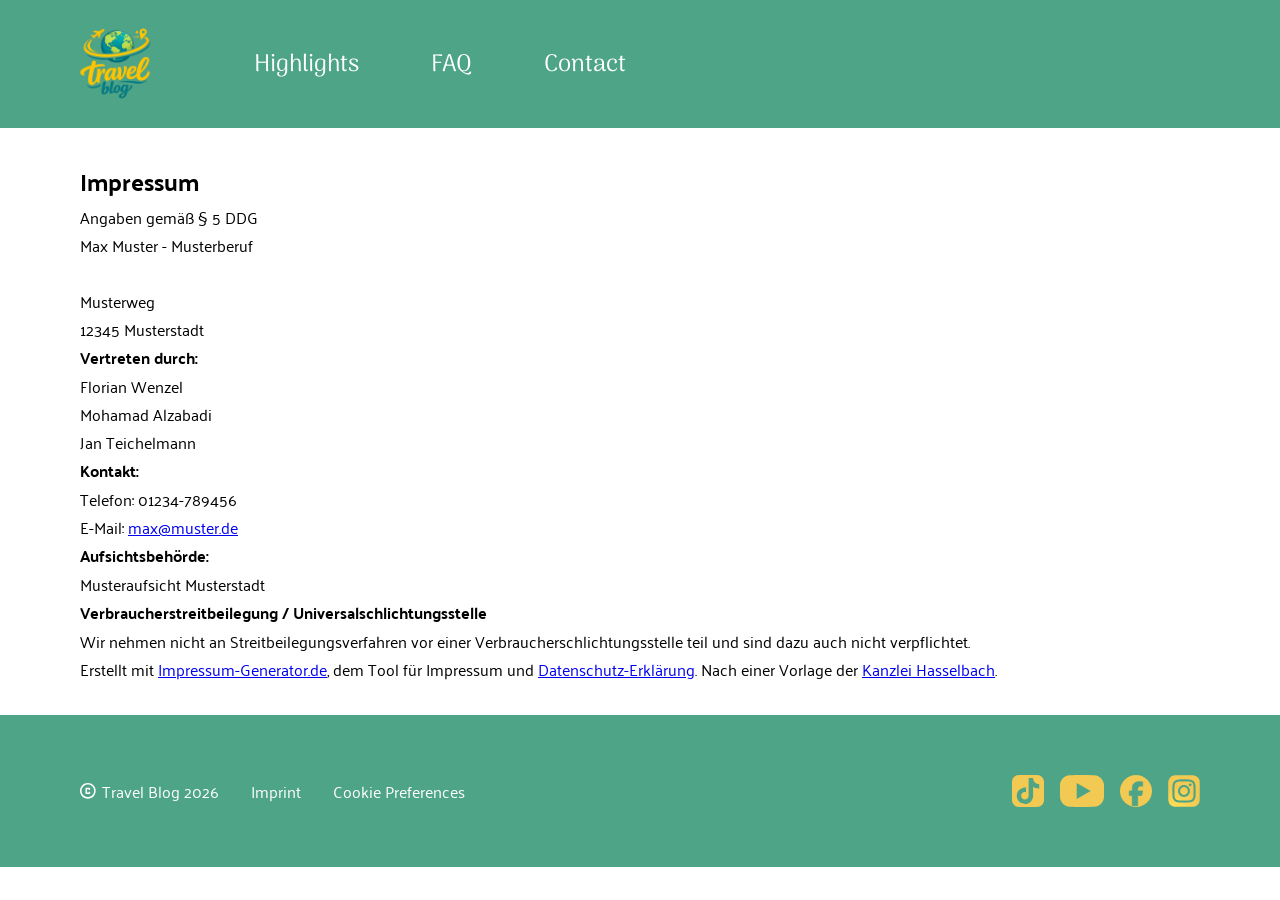
<file: impressum.html>
<!DOCTYPE html>
<html lang="en">

<head>
    <meta charset="UTF-8">
    <meta name="viewport" content="width=device-width, initial-scale=1.0">
    <title>Travel Blog</title>
    <link rel="shortcut icon" href="./assets/icons/logo.svg" type="image/x-icon">

    <link rel="stylesheet" href="./css/variables.css">
    <link rel="stylesheet" href="./css/standard.css">
    <link rel="stylesheet" href="./css/fonts.css">
    <link rel="stylesheet" href="./css/article2.css">
</head>

<body>
    <header class="site-header">
        <a class="company-logo" href="index.html"><img src="./assets/icons/logo.svg" alt="Firmenlogo Travelblog"></a>
        <nav>
            <ul>
                <li><a href="index.html#highlights">Highlights</a>
                    <div class="hover hover-highlights"></div>
                </li>
                <li><a href="index.html#faq">FAQ</a>
                    <div class="hover hover-faq"></div>
                </li>
                <li><a href="index.html#contact">Contact</a>
                    <div class="hover hover-contact"></div>
                </li>
            </ul>
        </nav>
    </header>
    <main>
        <h2>Impressum</h2>
        <p>Angaben gemäß § 5 DDG</p>
        <p>Max Muster - Musterberuf<br>
            <br>
            Musterweg<br>
            12345 Musterstadt <br>
        </p>
        <p> <strong>Vertreten durch: </strong><br>
            Florian Wenzel<br>
            Mohamad Alzabadi<br>
            Jan Teichelmann<br>
        </p>
        <p><strong>Kontakt:</strong> <br>
            Telefon: 01234-789456<br>
            E-Mail: <a href="max@muster.de'">max@muster.de</a></br></p>
        <p><strong>Aufsichtsbehörde:</strong><br>
            Musteraufsicht Musterstadt<br></p>
        <p><strong>Verbraucherstreitbeilegung / Universalschlichtungsstelle</strong>
            <br>Wir nehmen nicht an Streitbeilegungsverfahren vor einer Verbraucherschlichtungsstelle teil und sind dazu
            auch nicht verpflichtet.
        </p>
        <p>Erstellt mit <a href="https://impressum-generator.de" rel="dofollow">Impressum-Generator.de</a>, dem Tool für
            Impressum und <a href="https://impressum-generator.de/datenschutz-generator"
                rel="dofollow">Datenschutz-Erklärung</a>. Nach einer Vorlage der <a
                href="https://www.kanzlei-hasselbach.de/" rel="dofollow">Kanzlei Hasselbach</a>.</p>
    </main>
    <footer>
        <div class="information">
            <div class="imprint-cookies">
                <a href="impressum.html">
                    <p>Imprint</p>
                </a>
                <p>Cookie Preferences</p>
            </div>
            <div class="copyright-information">
                <img src="./assets/icons/copyright.svg" alt="">
                <p>Travel Blog 2026</p>
            </div>

        </div>
        <ul class="social-media-links">
            <li><a href="https://www.tiktok.com/de-DE/" target="_blank"><img src="./assets/icons/tiktok_icon 1.svg"
                        alt="Tiktok Logo"></a></li>
            <li><a href="https://www.youtube.com/" target="_blank"><img src="./assets/icons/youtube.svg"
                        alt="Youtube Logo"></a></li>
            <li><a href="https://www.facebook.com/" target="_blank"><img src="./assets/icons/facebook.svg"
                        alt="Facebook Logo"></a></li>
            <li><a href="https://www.instagram.com/" target="_blank"><img src="./assets/icons/instagram_logo_2016 1.svg"
                        alt="Instagram Logo"></a></li>
        </ul>
    </footer>
    <nav class="mobile-navbar">
        <ul>
            <li>
                <a href="index.html">
                    <img src="./assets/icons/home.svg" alt="Hausicon">
                </a>
            </li>
            <li>
                <a href="index.html#highlights">
                    <img src="./assets/icons/rocket_launch.svg" alt="Raktenicon">
                </a>
            </li>
            <li>
                <a href="index.html#faq">
                    <img src="./assets/icons/live_help.svg" alt="Fragenicon">
                </a>
            </li>
            <li>
                <a href="index.html#contact">
                    <img src="./assets/icons/person_pin.svg" alt="Contacticon">
                </a>
            </li>
        </ul>
    </nav>
</body>

</html>
</file>
<file: css/variables.css>
:root{
    --primary-color-dark: rgba(78, 164, 135, 1);
    --secondary-color-dark: rgba(78, 164, 135, 0.2);
    --primary-color-light: rgba(241, 201, 83, 1);
    --font-color-header-footer: rgba(255, 255, 255, 1);
    --font-color-dark: rgba(84, 55, 13, 1);
}
</file>
<file: css/standard.css>
* {
    box-sizing: border-box;
    margin: 0px;
    scroll-behavior: smooth;
    font-family: 'Palanquin';
}

.site-header,
footer {
    background-color: var(--primary-color-dark);
    display: flex;
    align-items: center;
    position: relative;
    z-index: 100;
}

/* Header */

.site-header {
    justify-content: center;
    height: 70px;
    padding: 0px 16px;
}

.site-header nav {
    display: none;
}

.site-header ul {
    display: flex;
    gap: 72px;
    list-style: none;
    padding-left: 0px;
}

.site-header li {
    display: flex;
    align-items: center;
    position: relative;
}

.hover {
    position: absolute;
    background-repeat: no-repeat;
    background-position: bottom;
    opacity: 0;
    z-index: 1;
}

.hover-faq {
    background-image: url(../assets/icons/underline_faq.svg);
    width: 100px;
    height: 20px;
    top: 15px;
    left: -25px;
}

.hover-highlights {
    background-image: url(../assets/icons/underline_highlights.svg);
    width: 200px;
    height: 30px;
    top: 7px;
    left: -45px;
}

.hover-contact {
    background-image: url(../assets/icons/underline_contact.svg);
    width: 100px;
    height: 20px;
    top: 15px;
    left: -10px;
}

.site-header img,
.company-logo {
    height: 56px;
    width: 56px;
}

.site-header a {
    color: var(--font-color-header-footer);
    text-decoration: none;
    z-index: 20;
    transition: all 250ms ease-in-out;
}

.site-header a:hover~div {
    transition: all 250ms ease-in-out;
    opacity: 1;
}

.site-header a:active {
    color: var(--primary-color-light);
}

/* Article Header */

.main-headline {
    display: flex;
    flex-direction: column-reverse;
    padding-bottom: 8px;
    gap: 8px;
}

.main-headline h1 {
    color: var(--primary-color-light);
    line-height: 1;
}

.main-headline h2 {
    color: var(--primary-color-dark);
    line-height: 1;
}

.headline-lead {
    color: var(--font-color-dark);
    line-height: 1.2;
    padding-bottom: 24px;
}

.article-facts {
    display: flex;
    flex-wrap: wrap;
    gap: 4px 16px;
    list-style-type: none;
    padding-left: 0px;
    padding-bottom: 24px;
}

.article-facts li {
    display: flex;
    align-items: center;
    height: 20px;
    gap: 6px;
}

.author-introduction {
    display: flex;
    flex-direction: column;
    align-items: center;
    color: var(--font-color-dark);
    background-color: var(--secondary-color-dark);
    border-radius: 16px;
    padding: 16px 8px;
    margin-bottom: 24px;
    text-align: center;
    line-height: 1.2;
}

.author-introduction img {
    width: 120px;
    height: 120px;
    border-radius: 50%;
    object-fit: cover;
    object-position: 75% 50%;
}

.author-introduction p {
    line-height: 1.2;
}

.author-name {
    display: flex;
    flex-direction: column;
    padding: 16px;
}

/* Main */

main {
    padding: 32px 16px;
}

/* Pro tipps element */

.pro-tipp-wrapper {
    display: flex;
    justify-content: center;
    width: 100%;
    margin-bottom: 32px;
}

.pro-tipp {
    position: relative;
    background-color: var(--secondary-color-dark);
    border-radius: 30px;
    padding: 24px 16px;
}

.pro-tipp-style-element {
    position: absolute;
    top: -70px;
    left: 5px;
    display: flex;
    justify-content: center;
    gap: 16px;
    background-color: var(--primary-color-dark);
    color: var(--primary-color-light);
    border-radius: 16px;
    padding: 8px 16px;
    transform: rotate(-12deg);
}

.pro-tipp ol {
    padding-left: 16px;
}

.pro-tipp a {
    text-decoration: none;
    color: var(--primary-color-dark);
}

/* Footer */

footer {
    justify-content: space-between;
    align-items: flex-end;
    padding: 32px 16px 120px 16px;
}

.information {
    display: flex;
    flex-direction: column;
    color: var(--font-color-header-footer);
}

.imprint-cookies {
    display: flex;
    flex-direction: column;
}

.imprint-cookies a {
    text-decoration: none;
    color: var(--font-color-header-footer);
    transition: all 250ms ease-in-out;
}

.imprint-cookies a:hover {
    text-decoration: underline;
    transition: all 250ms ease-in-out;
}

.copyright-information {
    display: flex;
    gap: 6px;
    align-items: center;
}

.copyright-information img {
    height: 16px;
    width: 16px;
}

.social-media-links {
    display: flex;
    justify-content: flex-end;
    align-items: center;
    gap: 10px;
    padding-left: 0px;
    list-style: none;
}

.social-media-links a,
.social-media-links img {
    height: 24px;
    width: auto;
    display: block;
}

.mobile-navbar {
    position: fixed;
    bottom: 0;
    left: 0;
    width: 100%;
    height: 88px;
    background-color: var(--primary-color-light);
    z-index: 1000;
}

.mobile-navbar ul {
    position: fixed;
    bottom: 0;
    width: 100%;
    height: 88px;
    display: flex;
    justify-content: space-around;
    align-items: center;
    list-style-type: none;
    padding-left: 0px;
    background-color: var(--primary-color-light);
}

/* SHARE SECTION */

.share-section {
    display: flex;
    flex-direction: column;
    align-items: center;
    text-align: center;
    gap: 16px;
    width: 100%;
    max-width: 343px;
    margin: 40px auto 60px auto;
    position: relative;
}

.share-section p {
    margin: 0;
    margin-bottom: 20px;
    line-height: 1.2;
    color: var(--font-color-dark);
    text-align: center;
}

.share-btn-wrapper {
    position: relative;
    display: flex;
    align-items: center;
    justify-content: center;
    width: 100%;
}

.share-arrow {
    position: absolute;
    left: -10px;
    top: -20px;
    width: 38px;
    height: auto;
    object-fit: contain;
    pointer-events: none;
    z-index: 5;
    transition: opacity 250ms ease-in-out, visibility 250ms ease-in-out;
}

.share-checkbox {
    position: absolute;
    opacity: 0;
    width: 0;
    height: 0;
    pointer-events: none;
}

.share-btn {
    display: inline-flex;
    align-items: center;
    justify-content: center;
    gap: 10px;
    height: 48px;
    padding: 0 24px;
    background-color: var(--primary-color-dark);
    color: var(--primary-color-light);
    border: none;
    border-radius: 40px;
    cursor: pointer;
    line-height: 1.2;
    white-space: nowrap;
    z-index: 3;
    transition: transform 350ms cubic-bezier(0.4, 0, 0.2, 1), opacity 250ms ease-in-out;
}

.share-btn img {
    width: 32px;
    height: 32px;
}

.share-btn:hover {
    opacity: 0.9;
}

.share-menu {
    position: absolute;
    left: calc(50% + 10px);
    display: flex;
    align-items: center;
    gap: 12px;
    opacity: 0;
    pointer-events: none;
    transform: translateX(-10px);
    transition: opacity 350ms ease-in-out, transform 350ms cubic-bezier(0.4, 0, 0.2, 1);
    z-index: 2;
}

.share-icon-green {
    width: 32px;
    height: 32px;
}

.share-links {
    display: flex;
    flex-direction: column;
    align-items: flex-start;
    gap: 4px;
}

.share-links a {
    color: var(--primary-color-dark);
    text-decoration: underline;
}

/* SHARE BOX ANIMATION STATES */

.share-checkbox:checked~.share-arrow {
    opacity: 0 !important;
    visibility: hidden !important;
}

.share-checkbox:checked~.share-btn {
    transform: translateX(-65px);
}

.share-checkbox:checked~.share-btn .share-icon-inside {
    display: none !important;
}

.share-checkbox:checked~.share-menu {
    opacity: 1;
    pointer-events: auto;
    transform: translateX(0);
}

/* Größe ist erstmal nur als dummy zu betrachten und kann später dann gemiensam auf einen Wert gelget werden */
@media screen and (min-width: 768px) {

    .site-header {
        padding: 0px 80px;
        align-items: center;
    }

    .site-header {
        height: 128px;
        justify-content: unset;
        gap: 102px;
    }

    .site-header img,
    .company-logo {
        width: 72px;
        height: 72px;
    }

    .site-header nav {
        display: unset;
    }

    main {
        padding: 32px 80px;
    }

    .pro-tipp-wrapper {
        margin-bottom: 50px;
    }

    .pro-tipp {
        width: 80%;
    }

    .pro-tipp-style-element {
        top: -60px;
        left: -65px;
        transform: rotate(-14deg);
    }

    footer {
        padding: 60px 80px;
        align-items: center;
    }

    .information {
        flex-direction: row-reverse;
        gap: 32px;
    }

    .imprint-cookies {
        flex-direction: row;
        gap: 32px;
        justify-content: space-between;
    }

    .social-media-links {
        gap: 16px;
    }

    .social-media-links a,
    .social-media-links img {
        height: 32px;
    }

    .mobile-navbar {
        display: none;
    }

    .share-section {
        margin-top: 20px;
        margin-bottom: 30px;
        max-width: 450px;
    }

    .share-arrow {
        content: url('../assets/icons/Pfeil_Desktop.svg');
        width: 95px;
        height: auto;
        left: -40px;
        top: -25px;
    }
}

@media screen and (min-width: 1024px) {

    .headline-lead {
        padding-bottom: 40px;
    }

    .article-introduction {
        display: flex;
        flex-direction: row;
        justify-content: space-between;
        gap: 8px;
        padding-bottom: 24px;
    }

    .article-facts {
        padding-bottom: 0px;
    }

    .author-introduction {
        width: 100%;
        max-width: 260px;
        margin-bottom: unset;
        padding: 16px;
    }

    .author-introduction>p {
        text-align: left;
    }
}

@media screen and (min-width: 1440px) {

    .site-header {
        padding: 0px max(80px, calc(50% - 720px));
    }

    footer {
        padding: 60px max(80px, calc(50% - 720px));
    }

    main {
        padding: 32px max(80px, calc(50% - 720px));
    }
}
</file>
<file: css/fonts.css>
/* palanquin-regular - latin */
@font-face {
  font-display: swap;
  /* Check https://developer.mozilla.org/en-US/docs/Web/CSS/@font-face/font-display for other options. */
  font-family: 'Palanquin';
  font-style: normal;
  font-weight: 400;
  src: url('../assets/fonts/palanquin-v17-latin-regular.woff2') format('woff2');
  /* Chrome 36+, Opera 23+, Firefox 39+, Safari 12+, iOS 10+ */
}

/* palanquin-600 - latin */
@font-face {
  font-display: swap;
  /* Check https://developer.mozilla.org/en-US/docs/Web/CSS/@font-face/font-display for other options. */
  font-family: 'Palanquin';
  font-style: normal;
  font-weight: 600;
  src: url('../assets/fonts/palanquin-v17-latin-600.woff2') format('woff2');
  /* Chrome 36+, Opera 23+, Firefox 39+, Safari 12+, iOS 10+ */
}


/* palanquin-700 - latin */
@font-face {
  font-display: swap;
  /* Check https://developer.mozilla.org/en-US/docs/Web/CSS/@font-face/font-display for other options. */
  font-family: 'Palanquin';
  font-style: normal;
  font-weight: 700;
  src: url('../assets/fonts/palanquin-v17-latin-700.woff2') format('woff2');
  /* Chrome 36+, Opera 23+, Firefox 39+, Safari 12+, iOS 10+ */
}

/* arima-regular - latin */
@font-face {
  font-display: swap;
  /* Check https://developer.mozilla.org/en-US/docs/Web/CSS/@font-face/font-display for other options. */
  font-family: 'Arima';
  font-style: normal;
  font-weight: 400;
  src: url('../assets/fonts/arima-v7-latin-regular.woff2') format('woff2');
  /* Chrome 36+, Opera 23+, Firefox 39+, Safari 12+, iOS 10+ */
}

/* arima-500 - latin */
@font-face {
  font-display: swap;
  /* Check https://developer.mozilla.org/en-US/docs/Web/CSS/@font-face/font-display for other options. */
  font-family: 'Arima';
  font-style: normal;
  font-weight: 500;
  src: url('../assets/fonts/arima-v7-latin-500.woff2') format('woff2');
  /* Chrome 36+, Opera 23+, Firefox 39+, Safari 12+, iOS 10+ */
}

/* arima-700 - latin */
@font-face {
  font-display: swap;
  /* Check https://developer.mozilla.org/en-US/docs/Web/CSS/@font-face/font-display for other options. */
  font-family: 'Arima';
  font-style: normal;
  font-weight: 700;
  src: url('../assets/fonts/arima-v7-latin-700.woff2') format('woff2');
  /* Chrome 36+, Opera 23+, Firefox 39+, Safari 12+, iOS 10+ */
}

html {
  font-size: 16px;
}

.bold-text {
  font-weight: 700;
}

/* Landingpage */

.hero-section-text h1 {
  font-family: "Arima";
  font-size: 2.25rem;
}

.hero-section-text p {
  font-weight: 600;
  font-size: 1.25rem;
}

/* Unterseiten */

.site-header a {
  font-family: "Arima";
  font-size: 1.5rem;
}

.main-headline h1,
.landingpage-headline h2 {
  font-family: "Arima";
  font-size: 2.5rem;
  font-weight: 700;
}

.main-headline h2 {
  font-size: 1.25rem;
  font-weight: 600;
}

.headline-lead {
  font-size: 1.125rem;
}

.author-name p {
  font-family: "Arima";
}

.main-article p,
.main-article li,
.pro-tipp li {
  font-size: 1rem;
}

.pro-tipp-style-element {
  font-weight: 700;
  font-size: 1.875rem;
}

.information {
  font-size: 1rem;
}

.graph-section h2 {
  font-family: 'Arima', sans-serif;
  font-size: 1.25rem;
  font-weight: 600;
}

.share-section {
  font-size: 1.125rem;
}

.share-section p {
  font-size: 1.125rem;
  font-weight: 500;
}

.share-section>p {
  font-family: 'Arima', sans-serif;
  font-weight: 500;
}

.share-links a {
  font-family: 'Arima', sans-serif;
  font-weight: 600;
  font-size: 18px;
}

.share-btn {
  font-family: 'Arima', sans-serif;
  font-size: 24px;
  font-weight: 700;
}

.share-btn-text {
  font-family: 'Arima', sans-serif;
}

@media screen and (min-width: 768px) {

  .main-article p,
  .main-article li,
  .pro-tipp li {
    font-size: 1.5rem;
  }

  .landingpage-headline h2 {
    font-size: 3.25rem;
  }

  .hero-section-text h1 {
    font-family: "Arima";
    font-size: 3rem;
  }

  .hero-section-text p {
    font-weight: 600;
    font-size: 1.50rem;
  }

  .main-headline h1 {
    font-size: 4rem;
  }

  .main-headline h2 {
    font-size: 2.5rem;
    font-weight: 600;
  }

  .headline-lead {
    font-size: 1.75rem;
  }

  .author-name p {
    font-size: 1.125rem;
  }

  .graph-section h2 {
    font-size: 2rem;
  }

  .graph-section p {
    font-size: 1.5rem;
  }

  .graph-section-half h2 {
    font-size: 2rem;
  }

  .share-section p {
    font-size: 1.5rem;
}
}

@media screen and (min-width: 1024px) {
  .hero-section-text h1 {
    font-family: "Arima";
    font-size: 3.75rem;
  }

  .hero-section-text p {
    font-weight: 500;
    font-size: 1.75rem;
  }
}
</file>
<file: css/index.css>
.hero-section {
    position: relative;
    height: 515px;
    overflow-y: visible;
    overflow-x: clip;
    display: flex;
    justify-content: center;
    background-image: url(../assets/img/hero_background_start.svg);
    background-repeat: repeat-y;
    background-position: center top;
    background-size: min(100%, 1440px) auto;
    box-sizing: border-box;
}

.hero-section img {
    position: absolute;
    width: 100%;
    height: 515px;
    max-width: 1440px;
    overflow: hidden;
}

.hero-mobile-start-yellow {
    top: 0px;
    left: 0px;
    z-index: 1;
}

.hero-section .hero-mobile-end-yellow {
    max-width: 350px;
    top: 0px;
    left: 0px;
    z-index: 4;
    opacity: 1;
    overflow: hidden;
    animation: change-opacity-to-one 1s ease-in-out 1s 1 forwards;
    animation: translate-hero-objects-Y 4s ease-in-out 1.5s 1 forwards;
}

.hero-desktop-yellow-start {
    top: 0px;
    left: -35%;
    z-index: 4;
    transform: scale(1.1);
}

.hero-section .hero-desktop-yellow-end {
    top: 0px;
    left: -25%;
    z-index: 5;
    height: 100%;

}

.hero-middle-yellow-wrapper {
    width: 1440px;
    max-width: 1440px;
    height: 515px;
    overflow: hidden;
    position: absolute;
    opacity: 0;
}

.hero-middle-yellow-wrapper-end {
    width: 800px;
    max-width: 1440px;
    height: 540px;
    overflow-x: hidden;
    overflow-y: hidden;
    position: absolute;
    top: 0%;
    left: 0px;
    opacity: 0;
    z-index: 5;
}

.hero-img-wrapper {
    width: 100%;
    max-width: 1440px;
    overflow: hidden;
    position: relative;
}

.hero-img {
    object-fit: cover;
    opacity: 1;
    z-index: 3;
    left: 150%;
    max-width: 1440px;
    object-position: 40% center;
    transform: scale(1.2);
    animation: translate-hero-objects-X 1.5s ease-in-out 1.5s 1 forwards, hero-zoom-in 750ms ease-in-out 6s forwards;
}

.hero-section-circle {
    width: 150px;
    height: 150px;
    max-height: 150px;
    background-color: var(--primary-color-dark);
    border-radius: 50%;
    position: absolute;
    left: 60px;
    top: 25%;
    z-index: 5;
    display: flex;
    justify-content: center;
    align-items: center;
    opacity: 0;
    animation: change-opacity-to-one 250ms ease-in-out 6s 1 forwards;
}

.hero-section-circle .hero-section-circle-text {
    width: 124px;
    height: 124px;
    animation: text-rotation 10s linear 6.5s infinite forwards;
}

.hero-section-circle .hero-section-circle-flag {
    width: 50px;
    height: 50px;
}

.hero-section-text {
    display: flex;
    flex-direction: column;
    gap: 16px;
    position: absolute;
    top: 150px;
    left: 30px;
    z-index: 20;
    width: 200px;
    line-height: 1.2;
    opacity: 0;
    color: var(--font-color-dark);
    animation: change-opacity-to-one 500ms ease-in-out 1s 1 forwards, change-opacity-to-zero 1s ease-in-out 3s 1 forwards;

}

.main-landingpage section {
    display: flex;
    flex-direction: column;
    align-items: center;
    gap: 32px;
    padding-bottom: 120px;
}

#highlights {
    margin-top: 60px;
}

.landingpage-headline {
    display: flex;
    flex-direction: row;
    gap: 8px;
    justify-content: center;
    color: var(--primary-color-dark);
}

.landingpage-headline img {
    width: 30px;
}

.headline-subtext {
    font-size: 1.5rem;
    font-weight: 500;
    line-height: 110%;
    text-align: center;
    color: var(--font-color-dark);
    padding: 0 max(80px, calc(50% - 500px));
}

.highlights-slider {
    display: flex;
    justify-content: center;
    align-items: flex-end;
    position: relative;
    width: 100%;
    height: 533px;
    border-top-right-radius: 100px;
    overflow: hidden;
    margin-top: 30px;
}

.highlights-slider-input {
    display: flex;
    justify-content: center;
    gap: 1.5rem;
    z-index: 2;
    margin-bottom: 3rem;
}

.highlights-slider-input input {
    appearance: none;
    width: 28px;
    height: 28px;
    border-radius: 90px;
    background-color: var(--font-color-header-footer);
    cursor: pointer;
    margin: 0;
}

.highlights-slider-input input:checked {
    width: 40px;
    border-radius: 20px;
    background-color: var(--primary-color-light);
    animation: slideSwitch 255ms ease-in;
}

@keyframes slideSwitch {
    from {
        width: 28px;
    }

    to {
        width: 40px;
    }
}

.highlights-slider-content {
    width: 400%;
    height: 100%;
    position: absolute;
    top: 0;
    left: 0;
    display: flex;
    transition: transform 1s ease-in-out;
    transform: translateX(calc(var(--slide, 0) * -25%));
}

.highlights-slider-content a {
    text-decoration: none;
}

.highlights-slider:has([value="two"]:checked) {
    --slide: 1;
}

.highlights-slider:has([value="three"]:checked) {
    --slide: 2;
}

.highlights-slider:has([value="four"]:checked) {
    --slide: 3;
}

.slider-content-element {
    min-width: 0;
    flex: 0 0 25%;
    background-size: cover;
    background-position: center;
}

.slider-img1 {
    background-image: url(../assets/img/beach1.jpg);
}

.slider-img2 {
    background-image: url(../assets/img/city2.jpg);
}

.slider-img3 {
    background-image: url(../assets/img/city1.jpg);
}

.slider-img4 {
    background-image: url(../assets/img/city3.jpg);
}

.highlights-slider-content hgroup {
    background-color: rgba(255, 255, 255, 0.1);
    backdrop-filter: blur(8px);
    color: var(--font-color-header-footer);
    width: 70%;
    padding: 2rem;
    margin: 2rem;
    border-left: 1px solid var(--font-color-header-footer);
    border-right: 1px solid var(--font-color-header-footer);

}

hgroup h3 {
    font-size: 3rem;
    font-weight: 600;
    line-height: 100%;
}

hgroup p {
    font-size: 1.75rem;
    line-height: 110%;
    margin-top: 1rem;
}

.faq-details {
    width: 100%;
}

.faq-details details {
    background-color: var(--primary-color-light);
    border-radius: 12px;
    padding: 1rem 0.875rem;
    margin-bottom: 2rem;

}

.faq-details summary {
    display: flex;
    justify-content: space-between;
    align-items: center;
    list-style-type: none;
    font-weight: bold;
    font-size: 1.5rem;
    color: var(--font-color-dark);
}

details p {
    font-weight: 500;
    line-height: 120%;
    color: var(--font-color-dark);
    background-color: var(--font-color-header-footer);
    border-radius: 5px;
    padding: 0.25rem 0.625rem;
    margin-top: 0.75rem;
}

details img {
    transition: transform 255ms ease-in-out;
}

details[open] img {
    transform: rotate(180deg);
}

.contact-form {
    display: flex;
    flex-direction: column;
    gap: 24px;
    width: 100%;
    max-width: 343px;
    margin: 0 auto;
}



.input-group {
    display: flex;
    flex-direction: column;
    border-bottom: 1px solid var(--font-color-dark);
    transition: border-color 250ms ease-in-out;
}

.input-group:hover,
.input-group:focus-within {
    border-bottom-color: var(--primary-color-dark);
}

.input-group label {
    font-weight: 600;
    font-size: 18px;
    color: var(--font-color-dark);
    margin-bottom: 4px;
}

.input-group input,
.input-group textarea {
    border: none;
    outline: none;
    background: transparent;
    font-size: 18px;

    color: var(--primary-color-dark);
    padding: 4px 0 8px 0;
    resize: none;
    font-family: inherit;
}

.privacy-group {
    display: flex;
    align-items: flex-start;
    gap: 12px;
}

.privacy-group input[type="checkbox"] {
    width: 20px;
    height: 20px;
    flex-shrink: 0;
    cursor: pointer;
    accent-color: var(--primary-color-dark);
    margin-top: 2px;
}

.privacy-group label {
    font-size: 14px;
    line-height: 1.3;
    color: var(--font-color-dark);
}

.privacy-group a {
    color: var(--primary-color-dark);
    text-decoration: none;
    font-weight: 500;
    transition: opacity 250ms ease-in-out;
}

.privacy-group a:hover {
    opacity: 0.7;
}

.submit-btn {
    font-family: Arima;
    width: 140px;
    height: 48px;
    margin: 12px auto 0 auto;
    border: 1px solid var(--font-color-dark);
    border-radius: 40px;
    background-color: transparent;
    color: #646464;
    font-size: 18px;
    font-weight: 600;
    cursor: pointer;
    transition: all 250ms ease-in-out;
}

.submit-btn:hover {
    background-color: var(--primary-color-dark);
    border-color: var(--primary-color-dark);
    color: var(--font-color-header-footer);
}

@keyframes change-opacity-to-one {
    0% {
        opacity: 0;
    }

    100% {
        opacity: 1;
    }
}

@keyframes change-opacity-to-zero {
    0% {
        opacity: 1;
    }

    100% {
        opacity: 0;
    }
}

@keyframes translate-hero-objects-X {
    0% {
        transform: translateX(0) scale(1.2);
    }

    100% {
        transform: translateX(-150%) scale(1.2);
    }
}

@keyframes translate-hero-objects-Y {
    0% {
        transform: translateY(0) scale(1);
    }

    50% {
        transform: translateY(-10%) scale(1);
    }

    100% {
        transform: translateX(-40%) translateY(-25%) scaleY(0.6);

    }
}

@keyframes hero-zoom-in {
    0% {
        transform: translateX(-150%) scale(1.2);
    }

    100% {
        transform: translateX(-160%) scale(1.4);
    }
}

@keyframes text-rotation {
    0% {
        transform: rotate(0deg);
    }

    100% {
        transform: rotate(360deg);
    }
}

@keyframes translate-hero-text {
    0% {
        left: 50%;
        transform: translateX(-50%) translateY(-50%);
    }

    100% {
        left: 30px;
        transform: translateX(0%) translateY(-50%);
    }
}

@media screen and (min-width: 300px) and (max-width: 767px) {

    #highlights {
        margin-top: 1rem;
    }

    .headline-subtext {
        display: none;
    }

    hgroup p {
        display: -webkit-box;
        -webkit-box-orient: vertical;
        -webkit-line-clamp: 3;
        line-clamp: 3;
        overflow: hidden;
        font-size: 1.25rem;
    }

    hgroup h3 {
        font-size: 1.75rem;
    }

    .faq-details summary {
        font-size: 1rem;
        line-height: 120%;
    }

}

.contact-subtext {
    display: none;
}

@media screen and (min-width: 768px) {

    .landingpage-headline img {
        width: 40px;
    }

    .hero-mobile-start-yellow,
    .hero-mobile-end-yellow {
        display: none;
    }

    .hero-middle-yellow-wrapper {
        opacity: 1;
    }

    .hero-section-text {
        gap: 32px;
        width: 340px;
        top: 50%;
        left: 50%;
        opacity: 1;
        transform: translate(-50%, -50%);
        animation: translate-hero-text 1s ease-in-out 1.75s 1 forwards;
    }

    .hero-section-text h1 {
        opacity: 0;
        position: relative;
        bottom: 0px;
        animation: change-opacity-to-one-desktop 500ms ease-in-out 1s 1 forwards, translate-hero-text-heading 750ms ease-in-out 1s 1 forwards;
    }

    .hero-section-text p {
        opacity: 0;
        animation: change-opacity-to-one-desktop 750ms ease-in-out 1.5s 1 forwards;
    }

    .hero-img {
        object-fit: cover;
        opacity: 1;
        z-index: 3;
        left: 150%;
        max-width: 1440px;
        object-position: 60% center;
        animation: translate-hero-objects-X-desktop 750ms linear 1.5s 1 forwards;
    }

    .hero-middle-yellow-wrapper-end {
        animation: change-opacity-to-one 50ms linear 3.25s 1 forwards;
    }

    .hero-desktop-yellow-start {
        animation: translate-hero-yellow-curve-desktop 1.25s linear 1.5s 1 forwards, change-opacity-to-zero 750ms linear 3.25s 1 forwards;
    }

    .hero-section-circle {
        opacity: 0;
        left: calc(320px);
        top: calc(330px);
        animation: change-opacity-to-one-desktop 500ms ease-in-out 3.25s 1 forwards, translate-hero-circle 750ms ease-in-out 3.25s 1 forwards;
    }

    .hero-section-circle .hero-section-circle-text {
        animation: text-rotation 10s linear 4.5s infinite forwards;
    }

    .highlights-slider {
        max-width: 1100px;
    }

    .faq-details {
        display: flex;
        flex-direction: column;
        justify-content: center;
        max-width: 1100px;
    }

    .faq-details summary {
        line-height: 120%;
    }

    .contact-subtext {
        font-family: 'Palanquin', sans-serif;
        display: block;
        text-align: center;
        font-size: 24px;
        font-weight: 500;
        color: var(--font-color-dark);
        margin-top: -16px;
        margin-bottom: 24px;
        line-height: 110%;
    }

    .contact-form {
        max-width: 1100px;
        display: grid;
        grid-template-columns: 1fr 1fr;
        gap: 32px 48px;
        align-items: start;
    }

    .input-group:nth-child(3) {
        grid-column: 1 / -1;
    }


    .privacy-group {
        grid-column: 1 / -1;
        justify-content: center;
    }


    .submit-btn {
        grid-column: 1 / -1;
        width: 139px;
        height: 48px;
        margin: 0 auto;
    }

    @keyframes translate-hero-objects-X-desktop {
        0% {
            transform: translateX(0);
        }

        100% {
            transform: translateX(-130%);
        }
    }

    @keyframes translate-hero-yellow-curve-desktop {
        0% {
            left: 5%;
        }

        100% {
            left: -35%;
        }
    }

    @keyframes change-opacity-to-one-desktop {
        0% {
            opacity: 0;
        }

        100% {
            opacity: 1;
        }
    }

    @keyframes translate-hero-circle {
        0% {
            top: 360px;
        }

        100% {
            top: 330px;
        }
    }

    @keyframes translate-hero-text-heading {
        0% {
            bottom: -50px;
        }

        100% {
            bottom: 0px;
        }
    }
}

@media screen and (min-width: 1024px) {
    .hero-middle-yellow-wrapper-end {
        width: 1000px;
    }

    .hero-section-circle {
        left: calc(360px);
    }


}


@media screen and (min-width: 1440px) {

    .hero-section,
    .hero-desktop-yellow-start,
    .hero-desktop-yellow-end {
        padding: 0px calc(50% - 720px);
    }

    .hero-section-circle {
        left: calc(360px + calc(50% - 720px));
    }

    .hero-middle-yellow-wrapper-end {
        left: calc(0px + calc(50% - 720px));
    }

    @keyframes translate-hero-text {
        0% {
            left: 50%;
            transform: translateX(-50%) translateY(-50%);
        }

        100% {
            left: calc(30px + calc(50% - 720px));
            transform: translateX(0%) translateY(-50%);
        }
    }
}
</file>
<file: css/article1.css>
/* SLIDER */

.top-destinations {
  display: flex;
  flex-direction: column;
  justify-content: center;
  align-items: center;
  margin-top: 3rem;
}

.top-destinations h3 {
  font-family: "Arima", sans-serif;
  font-weight: 600;
  line-height: 120%;
  font-size: 2rem;
  text-align: center;
  color: var(--font-color-dark);
}

.destinations-slider {
  display: flex;
  justify-content: center;
  height: clamp(293px, 400px, 500px);
  width: 100%;
  margin: 90px 0px;
}

.slider-element {
  width: 20%;
  z-index: var(--i);
}

.slider-element:not(:first-child) {
  margin-left: -20px;
}

.slider-card {
  width: 100%;
  height: 100%;
  background-position: center;
  background-size: cover;
  border-radius: 16px;
  box-shadow: 0px 12px 24px rgba(0, 0, 0, 0.25);
  transform: perspective(250px) rotateY(8deg) translateX(0);
  transition: transform 255ms ease-in-out;
}

.slider-img1 {
  background-image: url(../assets/img/beach5.jpg);
}

.slider-img2 {
  background-image: url(../assets/img/beach3.jpg);
}

.slider-img3 {
  background-image: url(../assets/img/beach2.jpg);
}

.slider-img4 {
  background-image: url(../assets/img/beach4.jpg);
}

.slider-img5 {
  background-image: url(../assets/img/beach1.jpg);
}

.destination-slider-input {
  display: none;
}

@media screen and (max-width: 1024px) {
  .slider-element {
    width: 60%;
    flex-shrink: 0;
  }

  .slider-element:not(:first-child) {
    margin-left: 0;
  }

  .destinations-slider {
    transition: transform 255ms ease-in-out;
  }

  .top-destinations {
    overflow: hidden;
  }

  /* Slider Input-Elemente */

  .destination-slider-input {
    display: flex;
    justify-content: center;
    gap: 1.5rem;
    margin-bottom: 3rem;
  }

  .destination-slider-input input {
    appearance: none;
    width: 28px;
    height: 28px;
    border-radius: 90px;
    background-color: var(--secondary-color-dark);
    cursor: pointer;
    margin: 0;
  }

  .destination-slider-input input:checked {
    width: 40px;
    border-radius: 20px;
    background-color: var(--primary-color-dark);
    animation: slideSwitch 255ms ease-in;
  }

  @keyframes slideSwitch {
    from {
      width: 28px;
    }
    to {
      width: 40px;
    }
  }

  .top-destinations:has([value="one"]:checked)
    .slider-element:first-child
    .slider-card {
    transform: perspective(250px) rotateY(0) scale(1.2);
  }

  .top-destinations:has([value="one"]:checked) .slider-element:first-child {
    z-index: 10;
  }

  .top-destinations:has([value="one"]:checked) .destinations-slider {
    transform: translateX(120%);
  }

  .top-destinations:has([value="two"]:checked)
    .slider-element:nth-child(2)
    .slider-card {
    transform: perspective(250px) rotateY(0) scale(1.2);
  }

  .top-destinations:has([value="two"]:checked) .slider-element:nth-child(2) {
    z-index: 10;
  }

  .top-destinations:has([value="two"]:checked) .destinations-slider {
    transform: translateX(60%);
  }

  .top-destinations:has([value="three"]:checked)
    .slider-element:nth-child(3)
    .slider-card {
    transform: perspective(250px) rotateY(0) scale(1.2);
  }

  .top-destinations:has([value="three"]:checked) .slider-element:nth-child(3) {
    z-index: 10;
  }

  .top-destinations:has([value="three"]:checked) .destinations-slider {
    transform: translateX(0%);
  }

  .top-destinations:has([value="four"]:checked)
    .slider-element:nth-child(4)
    .slider-card {
    transform: perspective(250px) rotateY(0) scale(1.2);
  }

  .top-destinations:has([value="four"]:checked) .slider-element:nth-child(4) {
    z-index: 10;
  }

  .top-destinations:has([value="four"]:checked) .destinations-slider {
    transform: translateX(-60%);
  }

  .top-destinations:has([value="five"]:checked)
    .slider-element:nth-child(5)
    .slider-card {
    transform: perspective(250px) rotateY(0) scale(1.2);
  }

  .top-destinations:has([value="five"]:checked) .slider-element:nth-child(5) {
    z-index: 10;
  }

  .top-destinations:has([value="five"]:checked) .destinations-slider {
    transform: translateX(-120%);
  }

  .top-destinations:has([value="one"]:checked)
    .slider-element:first-child
    ~ .slider-element
    .slider-card,
  .top-destinations:has([value="two"]:checked)
    .slider-element:nth-child(2)
    ~ .slider-element
    .slider-card,
  .top-destinations:has([value="three"]:checked)
    .slider-element:nth-child(3)
    ~ .slider-element
    .slider-card,
  .top-destinations:has([value="four"]:checked)
    .slider-element:nth-child(4)
    ~ .slider-element
    .slider-card {
    transform: perspective(250px) rotateY(-8deg) translateX(3rem);
  }

  .top-destinations:has([value="two"]:checked)
    .slider-element:has(~ .slider-element:nth-child(2))
    .slider-card, .top-destinations:has([value="three"]:checked)
    .slider-element:has(~ .slider-element:nth-child(3))
    .slider-card, .top-destinations:has([value="four"]:checked)
    .slider-element:has(~ .slider-element:nth-child(4))
    .slider-card, .top-destinations:has([value="five"]:checked)
    .slider-element:has(~ .slider-element:nth-child(5))
    .slider-card {
    transform: perspective(250px) rotateY(8deg) translateX(-3rem);
  }
}

@media screen and (min-width: 1025px) {
  .slider-element:hover {
    z-index: 10;
  }

  .slider-element:hover ~ .slider-element {
    z-index: calc(10 - var(--i));
  }

  .slider-element:hover .slider-card {
    transform: perspective(250px) rotateY(0) scale(1.2);
  }

  .slider-element:hover ~ .slider-element .slider-card {
    transform: perspective(250px) rotateY(-8deg) translateX(80px);
  }

  .slider-element:has(~ .slider-element:hover) .slider-card {
    transform: perspective(250px) rotateY(8deg) translateX(-80px);
  }
}
</file>
<file: css/article2.css>
.video-wrapper {
    display: flex;
    justify-content: center;
    width: 100%;
    
}

iframe {
    width: 100%;
    aspect-ratio: 16/9;
    border-radius: 30px;
    /* padding: 0px 20px; */
}

.main-article {
    display: flex;
    flex-direction: column;
    gap: 24px;
}

.main-article p,
.main-article li,
.pro-tipp li {
    color: var(--font-color-dark);
    line-height: 1.2;
}

.main-article:last-child {
    padding-bottom: 100px;
}


@media screen and (min-width: 768px) {

    .video-wrapper{
        padding: 48px 0px;
    }

    iframe {
        width: 80%;
        border-radius: 56px;
    }
}
</file>
<file: css/article3.css>
.main-article {
  width: 100%;
  display: flex;
  flex-direction: column;
  gap: 32px;
}

.main-article>p {
  margin: 0;
  line-height: 1.5;
  color: var(--font-color-dark);
}

.graph-section {
  width: 100%;
  display: flex;
  flex-direction: column;
  gap: 16px;
}

.graph-section h2 {
  margin: 0;
  line-height: 1.2;
  padding-bottom: 24px;
  text-align: center;
  color: var(--font-color-dark);
}

.graph-section p {
  margin: 0;
  line-height: 1.5;
  color: var(--font-color-dark);
}

.graph-card {
  width: 100%;
  display: flex;
  justify-content: center;
  align-items: center;
  padding-top: 24px;
}

.graph-card img {
  display: block;
  width: 100%;
  max-width: 100%;
  height: auto;
  object-fit: contain;
  border-radius: 30px;
  box-shadow: -2px 4px 11.6px rgba(0, 0, 0, 0.25);
}

.desktop-graph-row {
  width: 100%;
  display: flex;
  flex-direction: column;
  gap: 32px;
}

.share-section {
  width: 100%;
  max-width: 343px;
  display: flex;
  flex-direction: column;
  align-items: center;
  gap: 16px;
  margin: 20px auto 60px auto;
  text-align: center;
  position: relative;
  z-index: 0;
}

.share-section>p {
  margin: 0 0 20px 0;
  line-height: 1.2;
  color: var(--font-color-dark);
  text-align: center;
}

.share-btn-wrapper {
  position: relative;
  width: 100%;
  display: flex;
  justify-content: center;
  align-items: center;
  padding: 16px;
}

.share-arrow {
  position: absolute;
  left: -10px;
  top: -20px;
  width: 38px;
  height: auto;
  object-fit: contain;
  pointer-events: none;
  z-index: 5;
  transition: opacity 250ms ease-in-out, visibility 250ms ease-in-out;
}

.share-checkbox {
  position: absolute;
  opacity: 0;
  width: 0;
  height: 0;
  pointer-events: none;
}

.share-btn {
  display: inline-flex;
  align-items: center;
  justify-content: center;
  gap: 10px;
  height: 48px;
  padding: 0 24px;
  border: none;
  border-radius: 40px;
  background-color: var(--primary-color-dark);
  color: var(--primary-color-light);
  cursor: pointer;
  line-height: 1.2;
  white-space: nowrap;
  z-index: 3;
  transition: transform 350ms cubic-bezier(0.4, 0, 0.2, 1), opacity 250ms ease-in-out;
}

.share-btn:hover {
  opacity: 0.9;
}

.share-btn img {
  width: 32px;
  height: 32px;
}

.share-menu {
  position: absolute;
  left: calc(50% + 10px);
  display: flex;
  align-items: center;
  gap: 12px;
  opacity: 0;
  pointer-events: none;
  transform: translateX(-10px);
  transition: opacity 350ms ease-in-out, transform 350ms cubic-bezier(0.4, 0, 0.2, 1);
  z-index: 2;
}

.share-icon-green {
  width: 32px;
  height: 32px;
}

.share-links {
  display: flex;
  flex-direction: column;
  align-items: flex-start;
  gap: 4px;
}

.share-links a {
  color: var(--primary-color-dark);
  text-decoration: underline;
}

.share-checkbox:checked~.share-arrow {
  opacity: 0;
  visibility: hidden;
}

.share-checkbox:checked~.share-btn {
  transform: translateX(-65px);
}

.share-checkbox:checked~.share-btn .share-icon-inside {
  display: none;
}

.share-checkbox:checked~.share-menu {
  opacity: 1;
  pointer-events: auto;
  transform: translateX(0);
}

@media screen and (min-width: 768px) {

  .share-arrow {
    content: url('../assets/icons/Pfeil_Desktop.svg');
    width: 95px;
    height: auto;
    left: -40px;
    top: -25px;
  }

  .main-article {
    gap: 44px;
  }

  .main-article>p {
    line-height: 1.45;
  }

  .graph-section h2 {
    padding: 24px;
  }

  .graph-section p {
    line-height: 1.4;
  }

  .graph-section-large .graph-card {
    padding: 24px 0;
  }

  .graph-section-large .graph-card img {
    width: 80%;
    max-width: 900px;
    border-radius: 48px;
  }

  .desktop-graph-row {
    display: flex;
    flex-direction: row;
    align-items: stretch;
    gap: 60px;
  }

  .graph-section-half {
    flex: 1;
    min-width: 0;
    display: flex;
    flex-direction: column;
    justify-content: space-between;
  }

  .graph-section-half .graph-card {
    margin-top: 24px;
  }

  .graph-section-half .graph-card img {
    width: 100%;
    aspect-ratio: 1 / 1;
    object-fit: cover;
    border-radius: 40px;
  }

  .share-section {
    margin-top: 20px;
    margin-bottom: 30px;
    max-width: 450px;
  }

  .share-section>p {
    margin: 0 0 20px 0;
    line-height: 1.2;
    color: var(--font-color-dark);
    text-align: center;
  }

}

@media screen and (min-width: 1200px) {

  .desktop-graph-row {
    display: flex;
    flex-direction: row;
    align-items: stretch;
    gap: 60px;
  }

  .graph-section-half {
    flex: 1;
    min-width: 0;
    display: flex;
    flex-direction: column;
    justify-content: space-between;
  }

  .graph-section-half .graph-card {
    margin-top: auto;
  }
}
</file>
